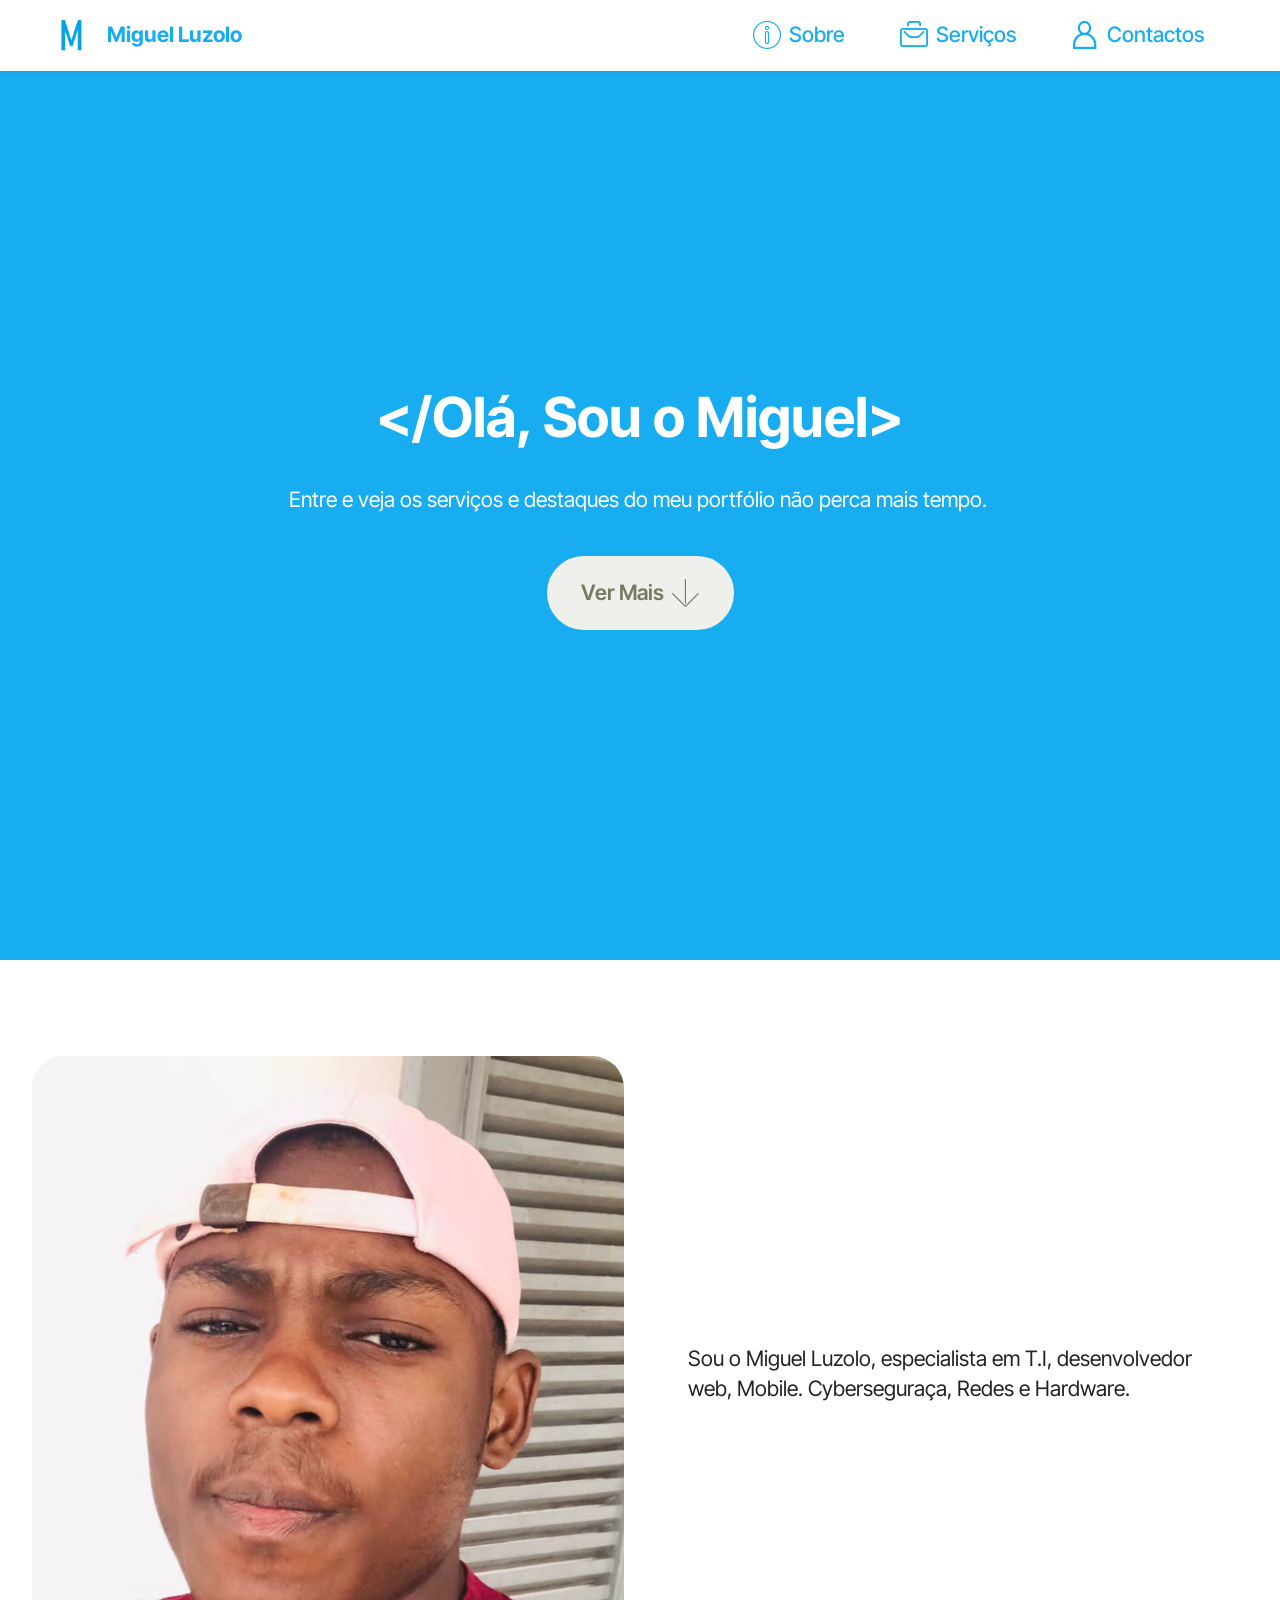
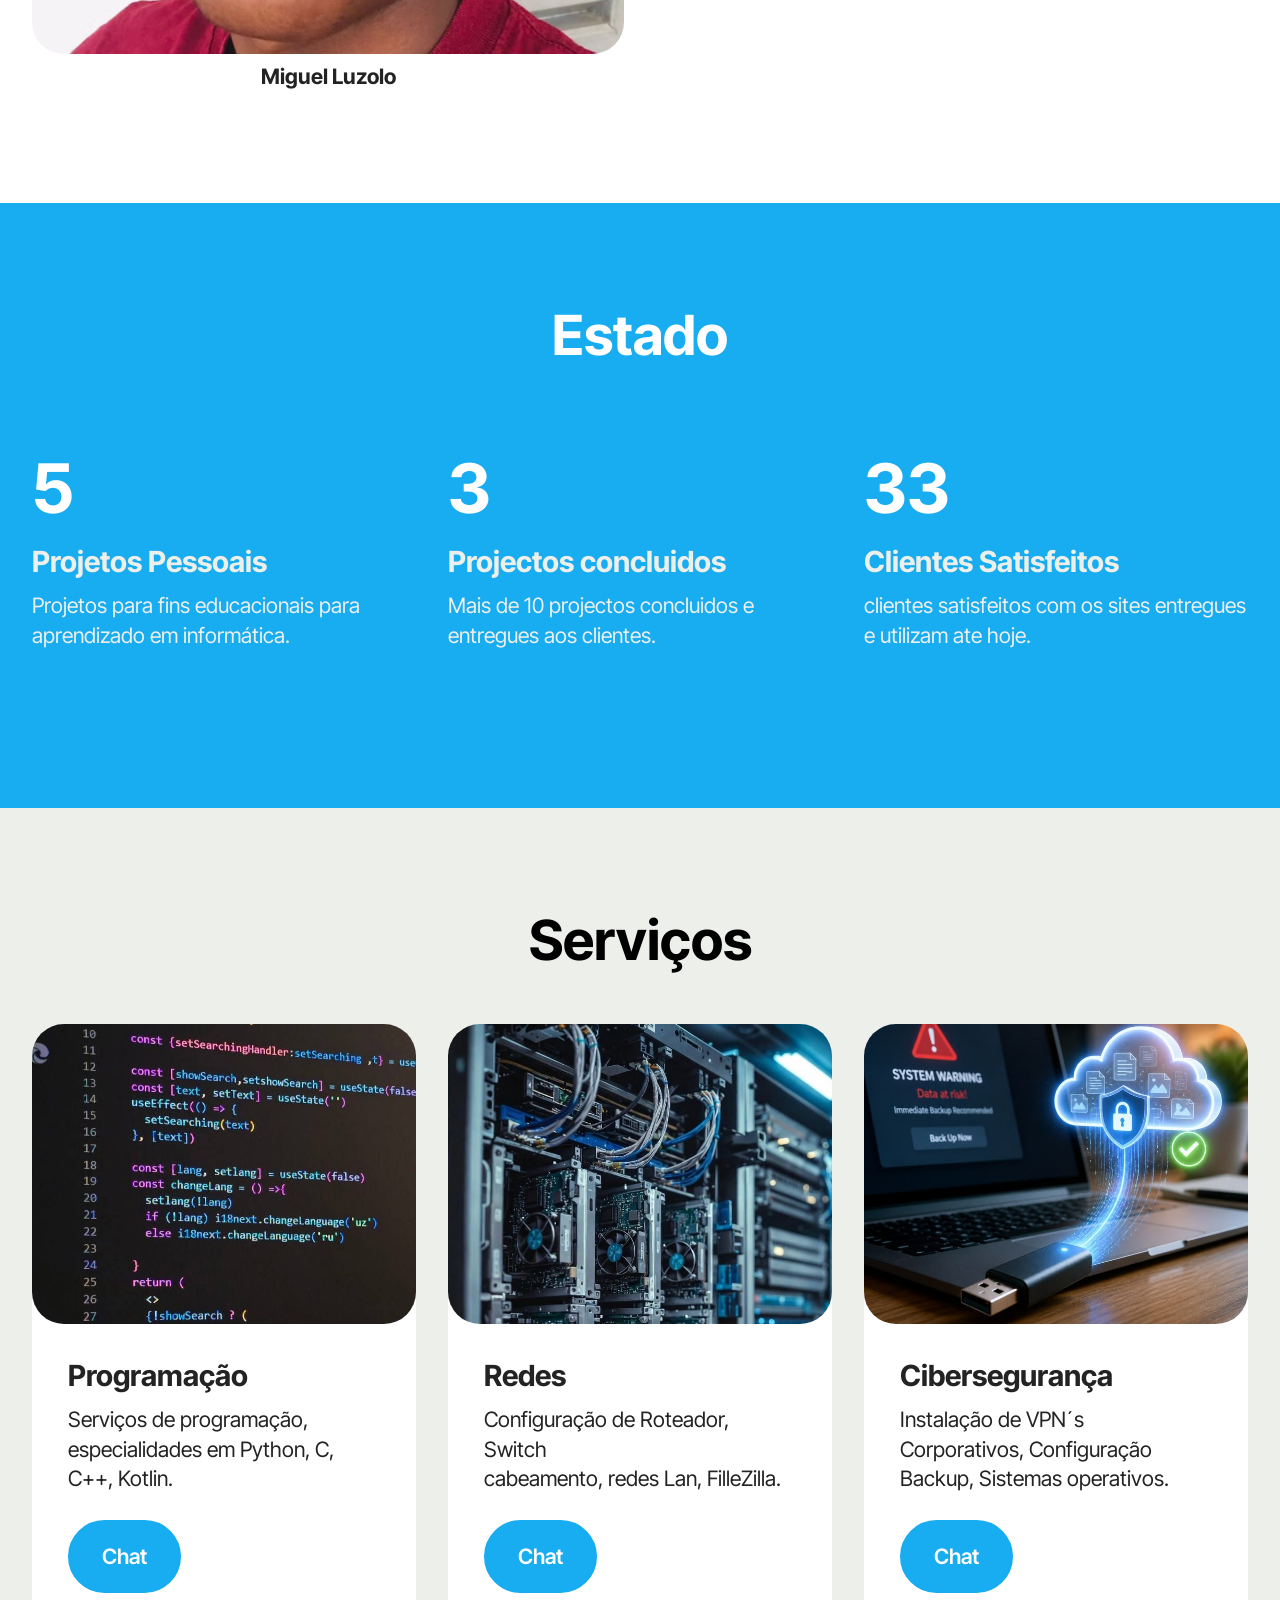
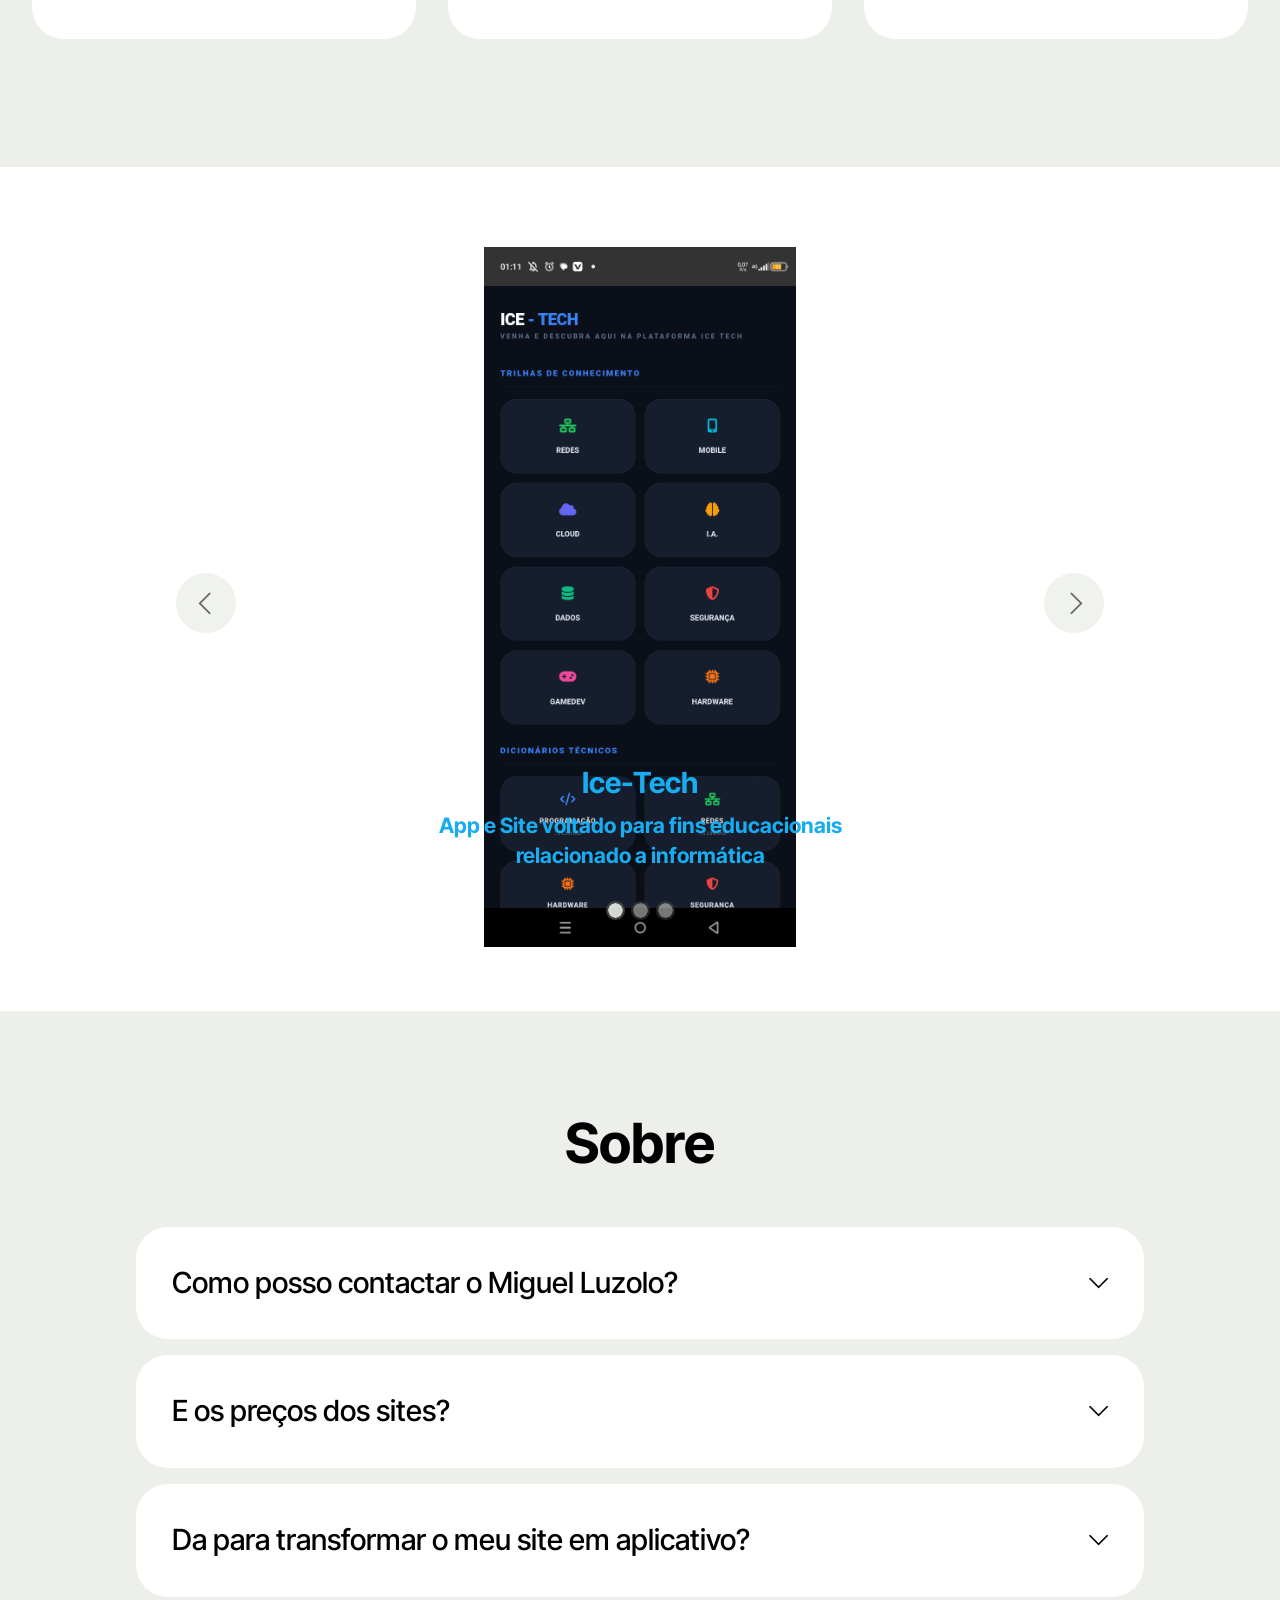
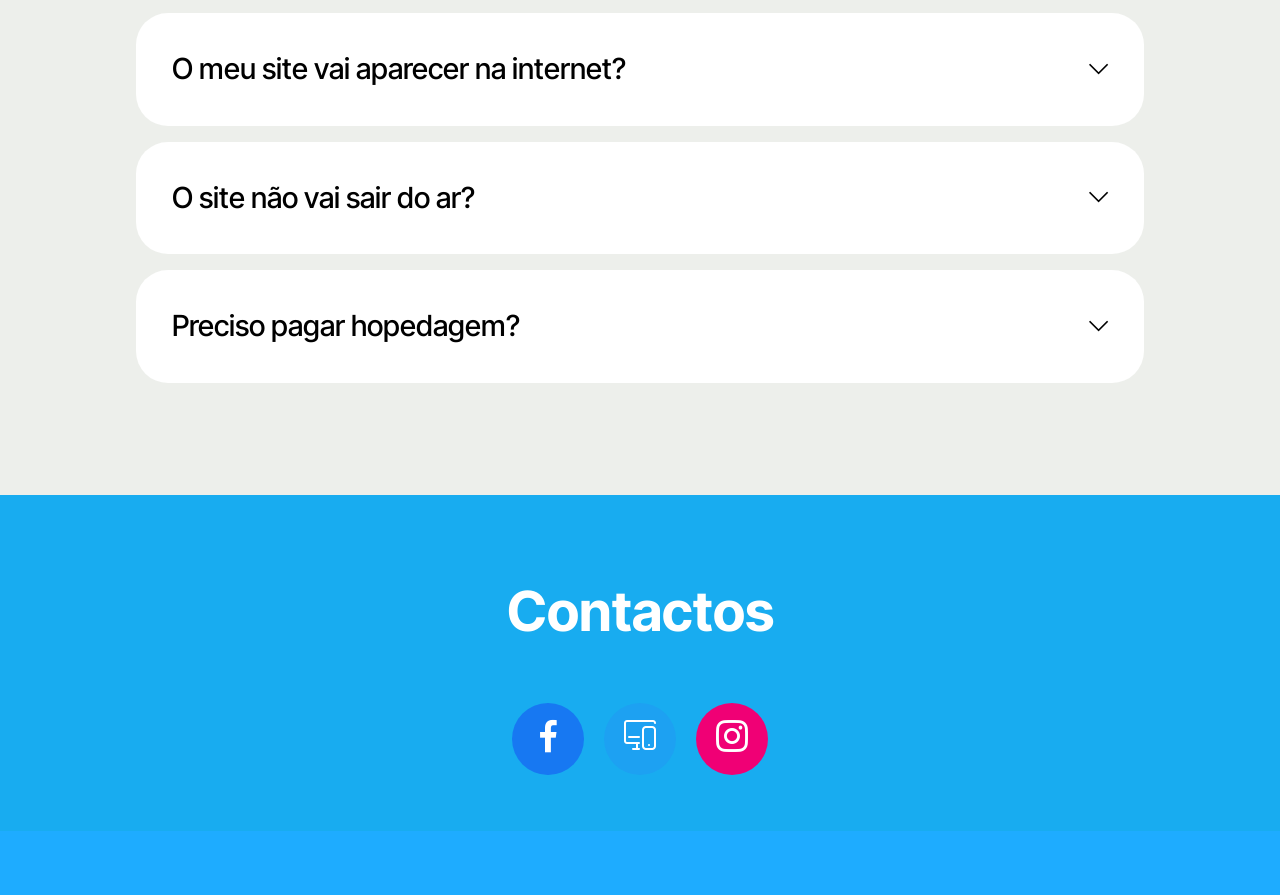
<file: index.html>
<!DOCTYPE html>
<html  >
<head>
 
  <meta charset="UTF-8">
  <meta http-equiv="X-UA-Compatible" content="IE=edge">
  <meta name="generator" content="Mobirise v6.1.12, mobirise.com">
  <meta name="viewport" content="width=device-width, initial-scale=1, minimum-scale=1">
  <link rel="shortcut icon" href="assets/images/logo1.png" type="image/x-icon">
  <meta name="description" content="Portfólio Miguel Luzolo">
  
  
  <title>Miguel Luzolo</title>
  <link rel="stylesheet" href="assets/web/assets/mobirise-icons2/mobirise2.css">
  <link rel="stylesheet" href="assets/web/assets/mobirise-icons/mobirise-icons.css">
  <link rel="stylesheet" href="assets/web/assets/mobirise-icons-bold/mobirise-icons-bold.css">
  <link rel="stylesheet" href="assets/bootstrap/css/bootstrap.min.css">
  <link rel="stylesheet" href="assets/dropdown/css/style.css">
  <link rel="stylesheet" href="assets/socicon/css/styles.css">
  <link rel="stylesheet" href="assets/theme/css/style.css">
  <link rel="preload" href="https://fonts.googleapis.com/css2?family=Inter+Tight:wght@400;700&display=swap&display=swap" as="style" onload="this.onload=null;this.rel='stylesheet'">
  <noscript><link rel="stylesheet" href="https://fonts.googleapis.com/css2?family=Inter+Tight:wght@400;700&display=swap&display=swap"></noscript>
  <link rel="preload" as="style" href="assets/mobirise/css/mbr-additional.css?v=vcqYh8"><link rel="stylesheet" href="assets/mobirise/css/mbr-additional.css?v=vcqYh8" type="text/css">

  
  
  
</head>
<body>
  
  <section data-bs-version="5.1" class="menu menu1 cid-vvtOW7JBRl" once="menu" id="menu1-5">
    

    <nav class="navbar navbar-dropdown navbar-fixed-top navbar-expand-lg">
        <div class="container-fluid">
            <div class="navbar-brand">
                <span class="navbar-logo">
                    <a href="index.html">
                        <img src="assets/images/logo1.png" alt="Mobirise Website Builder" style="height: 3rem;">
                    </a>
                </span>
                <span class="navbar-caption-wrap"><a class="navbar-caption text-primary display-7" href="index.html">Miguel Luzolo<br></a></span>
            </div>
            <button class="navbar-toggler" type="button" data-toggle="collapse" data-bs-toggle="collapse" data-target="#navbarSupportedContent" data-bs-target="#navbarSupportedContent" aria-controls="navbarNavAltMarkup" aria-expanded="false" aria-label="Toggle navigation">
                <div class="hamburger">
                    <span></span>
                    <span></span>
                    <span></span>
                    <span></span>
                </div>
            </button>
            <div class="collapse navbar-collapse" id="navbarSupportedContent">
                <ul class="navbar-nav nav-dropdown nav-right" data-app-modern-menu="true"><li class="nav-item"><a class="nav-link link text-primary display-4" href="index.html#list01-13"><span class="mbri-info mbr-iconfont mbr-iconfont-btn"></span>Sobre</a></li>
                    <li class="nav-item"><a class="nav-link link text-primary display-4" href="index.html#features04-c"><span class="mbrib-briefcase mbr-iconfont mbr-iconfont-btn"></span>
                            Serviços</a></li>
                    <li class="nav-item"><a class="nav-link link text-primary display-4" href="index.html#social04-a"><span class="mobi-mbri mobi-mbri-user mbr-iconfont mbr-iconfont-btn"></span>Contactos</a>
                    </li></ul>
                
                
            </div>
        </div>
    </nav>
</section>

<section data-bs-version="5.1" class="header16 cid-vvtKnSoYw5 mbr-fullscreen" id="header17-3">
  
  
  <div class="container-fluid">
    <div class="row">
      <div class="content-wrap col-12 col-md-12">
        <h4 class="mbr-section-title mbr-fonts-style mbr-white mb-4 display-2"><strong>&lt;/Olá, Sou o Miguel&gt;</strong></h4>
        
        <p class="mbr-fonts-style mbr-text mbr-white mb-4 display-7">Entre e veja os serviços e destaques do meu portfólio não perca mais tempo.&nbsp;</p>
        <div class="mbr-section-btn"><a class="btn btn-white display-7" href="index.html#image1-2">Ver Mais<span class="mbri-down mbr-iconfont mbr-iconfont-btn"></span></a></div>
      </div>
    </div>
  </div>
</section>

<section data-bs-version="5.1" class="image1 cid-vvtDBlALGm" id="image1-2">
    

    
    

    <div class="container">
        <div class="row align-items-center">
            <div class="col-12 col-lg-6">
                <div class="image-wrapper">
                    <img src="assets/images/img-20240820-wa00031-2.jpeg" alt="Mobirise Website Builder">
                    <p class="mbr-description mbr-fonts-style pt-2 align-center display-4"><strong>Miguel Luzolo</strong></p>
                </div>
            </div>
            <div class="col-12 col-lg">
                <div class="text-wrapper">
                    
                    <p class="mbr-text mbr-fonts-style display-7">Sou o Miguel Luzolo, especialista em T.I, desenvolvedor web, Mobile. Cyberseguraça, Redes e Hardware.&nbsp;</p>
                </div>
            </div>
        </div>
    </div>
</section>

<section data-bs-version="5.1" class="counter1 counters cid-vvz4UHO2Xy" id="counter1-12">
	

	
	
	<div class="container-fluid">
		<div class="row justify-content-center">
			<div class="col-12 content-head">
				<div class="card-wrapper mb-5">
					<div class="card-box align-center">
						<h4 class="mbr-section-title mbr-fonts-style mb-0 display-2"><strong>Estado</strong></h4>
						
						
					</div>
				</div>
			</div>
		</div>
		<div class="row content-row mt-4">
			<div class="item features-without-image col-12 col-md-6 col-lg-4 item-mb active">
				<div class="item-wrapper">
					<div class="title mb-3">
						<h3 class="count mbr-fonts-style display-1">+15</h3>
					</div>
					<h4 class="card-title mbr-fonts-style display-5"><strong>Projetos&nbsp;Pessoais</strong></h4>
					<p class="mbr-text card-text mbr-fonts-style mb-0 display-7">Projetos para fins&nbsp;educacionais para&nbsp;<br>aprendizado em informática.<br><br></p>
				</div>
			</div>
			<div class="item features-without-image col-12 col-md-6 col-lg-4 item-mb">
				<div class="item-wrapper">
					<div class="title mb-3">
						<h3 class="count mbr-fonts-style display-1">+10&nbsp;</h3>
					</div>
					<h4 class="card-title mbr-fonts-style display-5">
						<strong>Projectos concluidos</strong></h4>
					<p class="mbr-text card-text mbr-fonts-style mb-0 display-7">
						Mais de 10 projectos concluidos e entregues aos clientes.
					</p>
				</div>
			</div>
			<div class="item features-without-image col-12 col-md-6 col-lg-4 item-mb">
				<div class="item-wrapper">
					<div class="title mb-3">
						<h3 class="count mbr-fonts-style display-1">+100
						</h3>
					</div>
					<h4 class="card-title mbr-fonts-style display-5">
						<strong>Clientes&nbsp;Satisfeitos</strong></h4>
					<p class="mbr-text card-text mbr-fonts-style mb-0 display-7">
						clientes satisfeitos com os sites entregues e utilizam ate hoje.
					</p>
				</div>
			</div>


		</div>
	</div>
</section>

<section data-bs-version="5.1" class="features4 start cid-vvtUYi5dMJ" id="features04-c">
	
	
	<div class="container">
		<div class="row justify-content-center">
			<div class="col-12 content-head">
				<div class="mbr-section-head mb-5">
					<h4 class="mbr-section-title mbr-fonts-style align-center mb-0 display-2"><strong>Serviços</strong></h4>
					
					
				</div>
			</div>
		</div>
		<div class="row">
			<div class="item features-image col-12 col-md-6 col-lg-4 active">
				<div class="item-wrapper">
					<div class="item-img">
						<img src="assets/images/29ea7b408360524da8c7a97e16ec437a.jpeg" alt="Mobirise Website Builder" data-slide-to="0" data-bs-slide-to="0">
					</div>
					<div class="item-content">
						<h5 class="item-title mbr-fonts-style display-5"><strong>Programação</strong></h5>
						<p class="mbr-text mbr-fonts-style display-7">Serviços de programação, especialidades em Python, C,<br>C++, Kotlin.&nbsp;&nbsp;<strong>&nbsp;</strong><br></p>
						<div class="mbr-section-btn item-footer"><a href="chat.html#form03-t" class="btn item-btn btn-primary display-7" target="_blank">Chat</a></div>
					</div>

				</div>
			</div><div class="item features-image col-12 col-md-6 col-lg-4">
				<div class="item-wrapper">
					<div class="item-img">
						<img src="assets/images/c7fdc22fed8719c5c372a488df722fb7.jpeg" alt="Mobirise Website Builder" data-slide-to="1" data-bs-slide-to="1">
					</div>
					<div class="item-content">
						<h5 class="item-title mbr-fonts-style display-5"><strong>Redes</strong></h5>
						<p class="mbr-text mbr-fonts-style display-7">Configuração de Roteador, Switch<br>cabeamento, redes Lan, FilleZilla.</p>
						<div class="mbr-section-btn item-footer"><a href="chat.html#form03-t" class="btn item-btn btn-primary display-7">Chat</a></div>
					</div>
				</div>
			</div>
			<div class="item features-image col-12 col-md-6 col-lg-4">
				<div class="item-wrapper">
					<div class="item-img">
						<img src="assets/images/7e8d303eaf468371574ba31c09c6d447.jpeg" alt="Mobirise Website Builder" data-slide-to="1" data-bs-slide-to="1">
					</div>
					<div class="item-content">
						<h5 class="item-title mbr-fonts-style display-5"><strong>Cibersegurança</strong></h5>
						<p class="mbr-text mbr-fonts-style display-7">Instalação de VPN´s Corporativos, Configuração Backup, Sistemas operativos.</p>
						<div class="mbr-section-btn item-footer"><a href="chat.html#form03-t" class="btn item-btn btn-primary display-7">Chat</a></div>
					</div>
				</div>
			</div>
			
		</div>
	</div>
</section>

<section data-bs-version="5.1" class="slider2 cid-vvw3BR1RxS" id="slider2-y">
    

    
    <div class="container">
        <div class="row justify-content-center">
            <div class="col-12 col-md-10">
                <div class="carousel slide" id="vvALpGUMvK" data-ride="carousel" data-bs-ride="carousel" data-interval="5000" data-bs-interval="5000">
                    <ol class="carousel-indicators">
                        <li data-slide-to="0" data-bs-slide-to="0" class="active" data-target="#vvALpGUMvK" data-bs-target="#vvALpGUMvK"></li>
                        <li data-slide-to="1" data-bs-slide-to="1" data-target="#vvALpGUMvK" data-bs-target="#vvALpGUMvK"></li>
                        <li data-slide-to="2" data-bs-slide-to="2" data-target="#vvALpGUMvK" data-bs-target="#vvALpGUMvK"></li>
                    </ol>
                    <div class="carousel-inner">
                        <div class="carousel-item slider-image item active">
                            <div class="item-wrapper">
                                
                                <img class="d-block w-100" src="assets/images/ice-720x1612.png" alt="Mobirise Website Builder">
                                <div class="carousel-caption d-none d-md-block">
                                    <h5 class="mbr-section-subtitle mbr-fonts-style display-5"><strong>Ice-Tech</strong></h5>
                                    <p class="mbr-section-text mbr-fonts-style display-7"><strong>App e Site voltado para fins educacionais <br>relacionado a informática</strong></p>
                                </div>
                            </div>
                        </div>
                        <div class="carousel-item slider-image item">
                            <div class="item-wrapper">
                                
                                <img class="d-block w-100" src="assets/images/p-736x417.png" alt="Mobirise Website Builder">
                                <div class="carousel-caption d-none d-md-block">
                                    <h5 class="mbr-section-subtitle mbr-fonts-style display-5"><strong>Ice &amp; Progresso</strong></h5>
                                    <p class="mbr-section-text mbr-fonts-style display-7">App e site voltado para fins educacionais<br>para filosófia</p>
                                </div>
                            </div>
                        </div>
                        <div class="carousel-item slider-image item">
                            <div class="item-wrapper">
                                
                                <img class="d-block w-100" src="assets/images/image-8f3e3e24-720x720.jpg" alt="Mobirise Website Builder">
                                <div class="carousel-caption d-none d-md-block">
                                    <h5 class="mbr-section-subtitle mbr-fonts-style display-5"><strong>TECHNICAL</strong></h5>
                                    <p class="mbr-section-text mbr-fonts-style display-7">
                                        BREVEMENTE!</p>
                                </div>
                            </div>
                        </div>
                    </div>
                    <a class="carousel-control carousel-control-prev" role="button" data-slide="prev" data-bs-slide="prev" href="#vvALpGUMvK">
                        <span class="mobi-mbri mobi-mbri-arrow-prev" aria-hidden="true"></span>
                        <span class="sr-only visually-hidden">Previous</span>
                    </a>
                    <a class="carousel-control carousel-control-next" role="button" data-slide="next" data-bs-slide="next" href="#vvALpGUMvK">
                        <span class="mobi-mbri mobi-mbri-arrow-next" aria-hidden="true"></span>
                        <span class="sr-only visually-hidden">Next</span>
                    </a>
                </div>
            </div>
        </div>
    </div>
</section>

<section data-bs-version="5.1" class="list1 cid-vvz4WG0zDB" id="list01-13">	
    
	
	<div class="container">
		<div class="row justify-content-center">
			<div class="col-12 col-md-12 col-lg-10 m-auto">
				<div class="content">
					<div class="row justify-content-center mb-5">
						<div class="col-12 content-head">
							<div class="mbr-section-head">
								<h4 class="mbr-section-title mbr-fonts-style align-center mb-0 display-2"><strong>Sobre</strong></h4>
								
							</div>
						</div>
					</div>
					<div id="bootstrap-accordion_6" class="panel-group accordionStyles accordion" role="tablist" aria-multiselectable="true">
						<div class="card">
							<div class="card-header" role="tab" id="headingOne">
								<a role="button" class="panel-title collapsed" data-toggle="collapse" data-bs-toggle="collapse" data-core="" href="#collapse1_6" aria-expanded="false" aria-controls="collapse1">
									<h6 class="panel-title-edit mbr-semibold mbr-fonts-style mb-0 display-5">Como posso contactar o Miguel Luzolo?</h6>
									<span class="sign mbr-iconfont mobi-mbri-arrow-down"></span>
								</a>
							</div>
							<div id="collapse1_6" class="panel-collapse noScroll collapse" role="tabpanel" aria-labelledby="headingOne" data-parent="#accordion" data-bs-parent="#bootstrap-accordion_6">
								<div class="panel-body">
									<p class="mbr-fonts-style panel-text display-7">Para contactar o Miguel Luzolo é muito simples basta ir a secção de contatos e clicar em um dos ícones e serás redirecionado até ao meu perfil, ou ir a secção de serviços e clicar no botão Chat.</p>
								</div>
							</div>
						</div>
						<div class="card">
							<div class="card-header" role="tab" id="headingOne">
								<a role="button" class="panel-title collapsed" data-toggle="collapse" data-bs-toggle="collapse" data-core="" href="#collapse2_6" aria-expanded="false" aria-controls="collapse2">
									<h6 class="panel-title-edit mbr-semibold mbr-fonts-style mb-0 display-5">E os preços dos sites?
									</h6>
									<span class="sign mbr-iconfont mobi-mbri-arrow-down"></span>
								</a>
							</div>
							<div id="collapse2_6" class="panel-collapse noScroll collapse" role="tabpanel" aria-labelledby="headingOne" data-parent="#accordion" data-bs-parent="#bootstrap-accordion_6">
								<div class="panel-body">
									<p class="mbr-fonts-style panel-text display-7">Para sites simples os preços variam de 50.000kz à 70.000kz<br>Para sites complexos os preços variam de 100.000kz à 250.000kz<br><br>Obs: os preços são mesmos para qualquer área de atuação</p>
								</div>
							</div>
						</div>
						<div class="card">
							<div class="card-header" role="tab" id="headingOne">
								<a role="button" class="panel-title collapsed" data-toggle="collapse" data-bs-toggle="collapse" data-core="" href="#collapse3_6" aria-expanded="false" aria-controls="collapse3">
									<h6 class="panel-title-edit mbr-semibold mbr-fonts-style mb-0 display-5">Da para transformar o meu site em aplicativo?</h6>
									<span class="sign mbr-iconfont mobi-mbri-arrow-down"></span>
								</a>
							</div>
							<div id="collapse3_6" class="panel-collapse noScroll collapse" role="tabpanel" aria-labelledby="headingOne" data-parent="#accordion" data-bs-parent="#bootstrap-accordion_6">
								<div class="panel-body">
									<p class="mbr-fonts-style panel-text display-7">Sim da para transformar o seu site em aplicativo. <br>Para você que quer elevar o seu negócio para um o outro nível transformando o seu site em um aplicativo para que as pessoas possam fazer Download e acessar os serviços de forma direta sem pesquisar mas num navegador, aí aplicam algumas taxas adicionais.&nbsp;</p>
								</div>
							</div>
						</div>
						<div class="card">
							<div class="card-header" role="tab" id="headingOne">
								<a role="button" class="panel-title collapsed" data-toggle="collapse" data-bs-toggle="collapse" data-core="" href="#collapse4_6" aria-expanded="false" aria-controls="collapse4">
									<h6 class="panel-title-edit mbr-semibold mbr-fonts-style mb-0 display-5">O meu site vai aparecer na internet?
									</h6>
									<span class="sign mbr-iconfont mobi-mbri-arrow-down"></span>
								</a>
							</div>
							<div id="collapse4_6" class="panel-collapse noScroll collapse" role="tabpanel" aria-labelledby="headingOne" data-parent="#accordion" data-bs-parent="#bootstrap-accordion_6">
								<div class="panel-body">
									<p class="mbr-fonts-style panel-text display-7">Sim o seu site vai aparecer na internet e as pessoas vão poder pesquisar e navegar nela!</p>
								</div>
							</div>
						</div>
						<div class="card">
							<div class="card-header" role="tab" id="headingOne">
								<a role="button" class="panel-title collapsed" data-toggle="collapse" data-bs-toggle="collapse" data-core="" href="#collapse5_6" aria-expanded="false" aria-controls="collapse5">
									<h6 class="panel-title-edit mbr-semibold mbr-fonts-style mb-0 display-5">O site não vai sair do ar?
									</h6>
									<span class="sign mbr-iconfont mobi-mbri-arrow-down"></span>
								</a>
							</div>
							<div id="collapse5_6" class="panel-collapse noScroll collapse" role="tabpanel" aria-labelledby="headingOne" data-parent="#accordion" data-bs-parent="#bootstrap-accordion_6">
								<div class="panel-body">
									<p class="mbr-fonts-style panel-text display-7">O site não vai sair do ar em condições normais a não ser que queiras tirar do ar!</p>
								</div>
							</div>
						</div>
						<div class="card">
							<div class="card-header" role="tab" id="headingOne">
								<a role="button" class="panel-title collapsed" data-toggle="collapse" data-bs-toggle="collapse" data-core="" href="#collapse6_6" aria-expanded="false" aria-controls="collapse6">
									<h6 class="panel-title-edit mbr-semibold mbr-fonts-style mb-0 display-5">Preciso pagar hopedagem?
									</h6>
									<span class="sign mbr-iconfont mobi-mbri-arrow-down"></span>
								</a>
							</div>
							<div id="collapse6_6" class="panel-collapse noScroll collapse" role="tabpanel" aria-labelledby="headingOne" data-parent="#accordion" data-bs-parent="#bootstrap-accordion_6">
								<div class="panel-body">
									<p class="mbr-fonts-style panel-text display-7">Isso depende do cliente que consultar o serviço para quem quiser uma hospedagem gratuita pode ter este privilégio mas terá um domínio com o nome do serviço de hospedagem! já quem quiser pagar um serviço de hospedagem poderá ter domínios personalizados como o .com etc.</p>
								</div>
							</div>
						</div>
					</div>
				</div>
			</div>
		</div>
	</div>
</section>

<section data-bs-version="5.1" class="social4 cid-vvtRFVHna5" id="social04-a">
    
    
    

    <div class="container">
        <div class="media-container-row">
            <div class="col-12">
                <h1 class="mbr-section-title align-center mb-5 mbr-fonts-style display-2"><strong>Contactos</strong></h1>
                <div class="social-list align-center">
                    <a class="iconfont-wrapper bg-facebook m-2 " target="_blank" href="https://www.facebook.com/miguel.luzolo.oficial">
                        <span class="socicon-facebook socicon"></span>
                    </a>
                    <a class="iconfont-wrapper bg-twitter m-2" href="chat.html" target="_blank">
                        <span class="mbrib-responsive"></span>
                    </a>
                    <a class="iconfont-wrapper bg-instagram m-2" href="https://www.instagram.com/miguel_luzolo_oficial.08?stkn=MXR3NjBhNTA0YXU2aQ==" target="_blank">
                        <span class="socicon-instagram socicon"></span>
                    </a>
                    
                    
                    
                    
                    
                    
                    
                    
                </div>
            </div>
        </div>
    </div>
</section><section class="display-7" style="padding: 0;align-items: center;justify-content: center;flex-wrap: wrap;   background-color:rgb(30, 172, 255);  align-content: center;display: flex;position: relative;height: 4rem;"><a href="https://mobiri.se/5132994" style="flex: 1 1;height: 4rem;position: absolute;width: 100%;z-index: 1;"><img alt=" Free Web  Builder Software" style="height: 4rem;" src="[data-uri]"></a><p style="margin: 0;text-align: center;" class="display-7"> &#8204;</p><a style="z-index:1" href="https://mobirise.com/website-maker.html"></a></section><script src="assets/bootstrap/js/bootstrap.bundle.min.js"></script>  <script src="assets/smoothscroll/smooth-scroll.js"></script>  <script src="assets/ytplayer/index.js"></script>  <script src="assets/dropdown/js/navbar-dropdown.js"></script>  <script src="assets/viewportchecker/viewportchecker.js"></script>  <script src="assets/mbr-switch-arrow/mbr-switch-arrow.js"></script>  <script src="assets/theme/js/script.js"></script>  
  
  
</body>
</html>
</file>
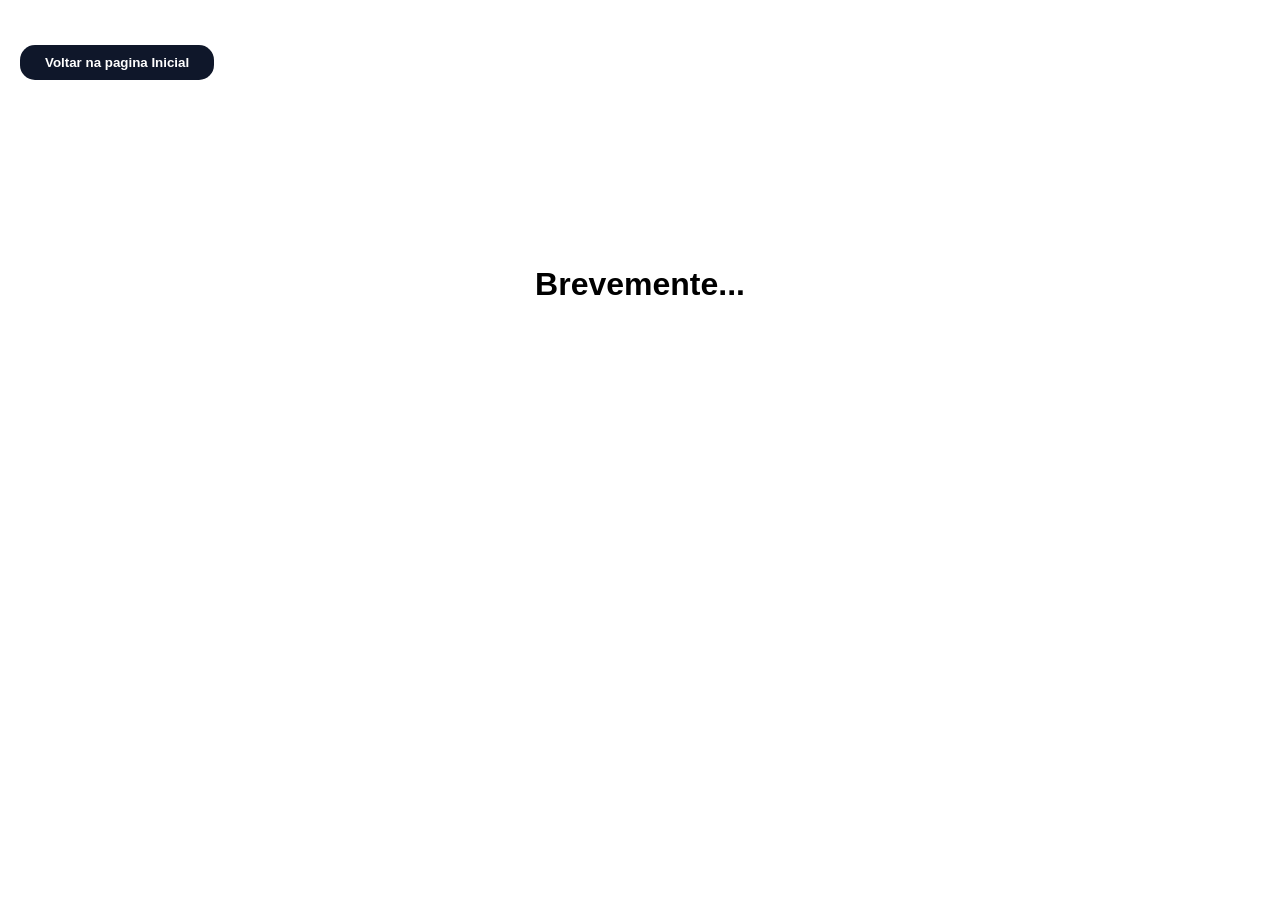
<file: brevemente.html>
<!DOCTYPE html>
<html lang="pt">
<head>
  <meta charset="UTF-8">
  <meta name="viewport" content="width=device-width, initial-scale=1.0">
  <title>Cyber08Man - Programador Oficial</title>
  <meta name="description" content="Cyber08Man - Programador, criador de soluções digitais e projetos inovadores em TI, eletrónica e educação.">
  <meta name="keywords" content="Cyber08Man, Programador, TI, Eletrónica, Educação Digital, Projetos, Código, Tecnologia">
  <style>
 

 :root {
  --primary: #4f46e5;
  --secondary: #6366f1;
  --dark: #0f172a;
  --light: #f1f5f9;
  --text: #1e293b;
}




 *{margin:0;
	padding:0;
	box-sizing:border-box;
	font-family:"Poppins", sans-serif;}
    
	
	body{background:#fff;
	color:#fff;
	line-height:1.6;}
    
	
	header{background:#0EA5E9; padding:1rem;text-align:center;}
    
	
	section{max-width:900px;margin:2rem auto;padding:1.5rem;}
    
	#button1{
	
	margin-top:45px; 
	color:#fff;
	font-weight:bold;
	margin-left:20px; 
	padding:10px 25px;
	border:none; 
	border-radius:15px; 
	background:var(--dark);
	
	
	}
	
	
    #button1:active{
	color:#0EA5E9;
	background:white;
	box-shadow:0px 0px 5px #0EA5E9;
	}
	
  
	
	
  </style>
</head>
<body>
  
  
  <div>
  
  <a href="index.html" ><button id="button1">Voltar na pagina Inicial</button></a>
  </div>

<div>

<br><br><br><br><br><br><br>

<h1 style="color:black; text-align:center;">Brevemente...</h1>

</div>


</body>
</html>
</file>
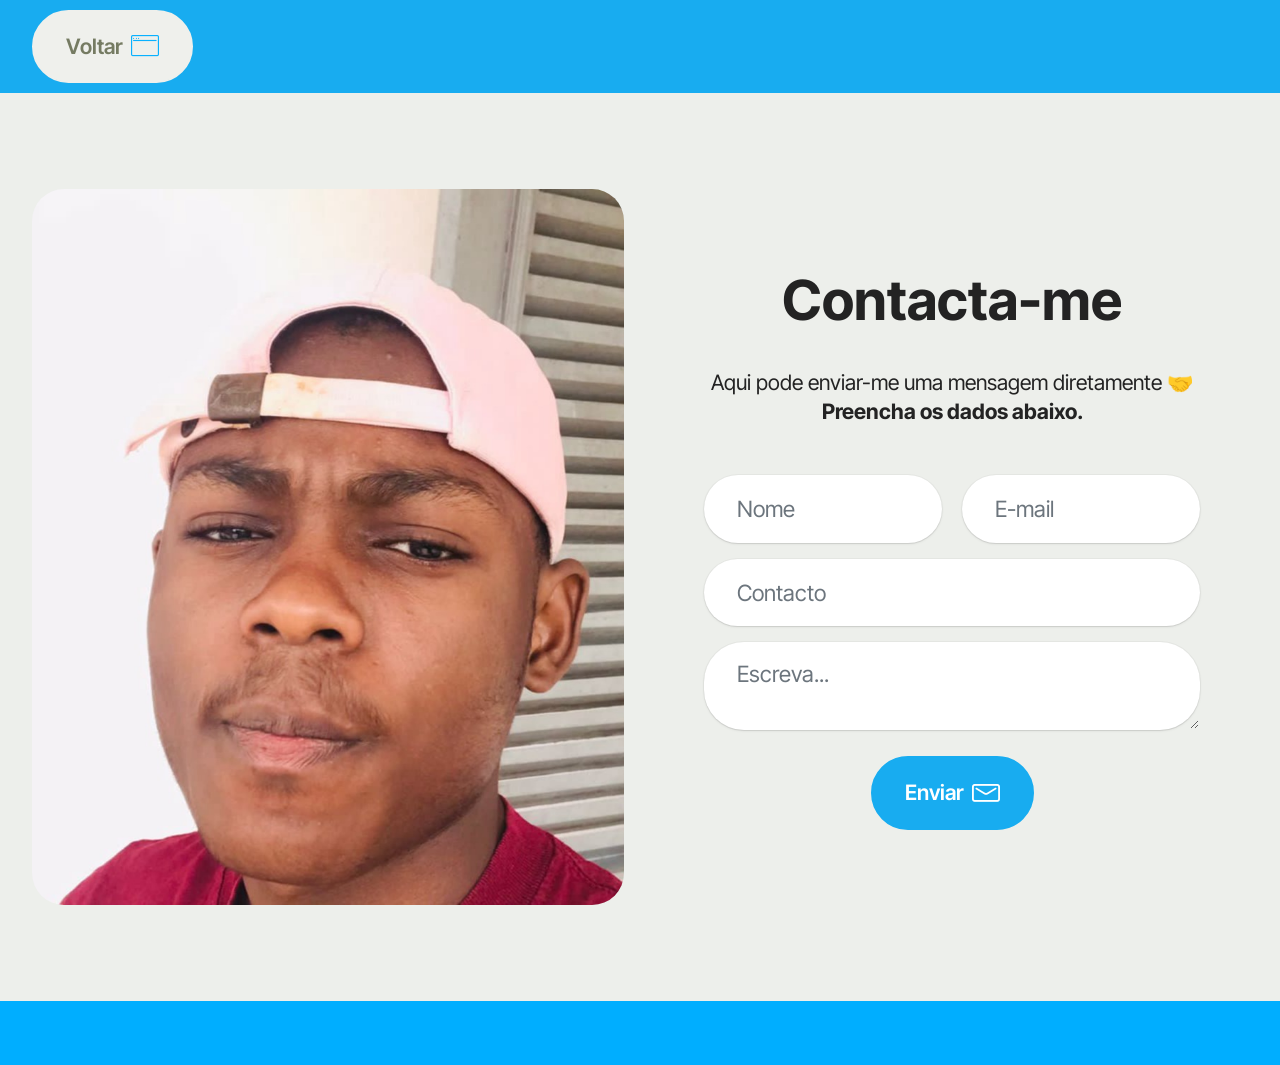
<file: chat.html>
<!DOCTYPE html>
<html  >
<head>

  <meta charset="UTF-8">
  <meta http-equiv="X-UA-Compatible" content="IE=edge">
  <meta name="generator" content="Mobirise v6.1.12, mobirise.com">
  <meta name="twitter:card" content="summary_large_image"/>
  <meta name="twitter:image:src" content="assets/images/chat-meta.png">
  <meta property="og:image" content="assets/images/chat-meta.png">
  <meta name="twitter:title" content="chat">
  <meta name="viewport" content="width=device-width, initial-scale=1, minimum-scale=1">
  <link rel="shortcut icon" href="assets/images/logo1.png" type="image/x-icon">
  <meta name="description" content="">
  
  
  <title>chat</title>
  <link rel="stylesheet" href="assets/web/assets/mobirise-icons/mobirise-icons.css">
  <link rel="stylesheet" href="assets/web/assets/mobirise-icons-bold/mobirise-icons-bold.css">
  <link rel="stylesheet" href="assets/bootstrap/css/bootstrap.min.css">
  <link rel="stylesheet" href="assets/theme/css/style.css">
  <link rel="preload" href="https://fonts.googleapis.com/css2?family=Inter+Tight:wght@400;700&display=swap&display=swap" as="style" onload="this.onload=null;this.rel='stylesheet'">
  <noscript><link rel="stylesheet" href="https://fonts.googleapis.com/css2?family=Inter+Tight:wght@400;700&display=swap&display=swap"></noscript>
  <link rel="preload" as="style" href="assets/mobirise/css/mbr-additional.css?v=fkts6D"><link rel="stylesheet" href="assets/mobirise/css/mbr-additional.css?v=fkts6D" type="text/css">

  
  
  
</head>
<body>
  
  <section data-bs-version="5.1" class="content12 cid-vvvNCbPppb" id="content12-v">
    
    <div class="container-fluid">
        <div class="row justify-content-center">
            <div class="col-md-12 col-lg-12">
                <div class="mbr-section-btn align-center"><a class="btn btn-white display-7" href="index.html#header17-3"><span class="mbri-browse mbr-iconfont mbr-iconfont-btn" style="color: rgb(9, 177, 255);"></span>Voltar</a></div>
            </div>
        </div>
    </div>
</section>

<section data-bs-version="5.1" class="form03 cid-vvvFq0Zm6O" id="form03-t">
    

    

    <div class="container">
        <div class="row justify-content-center align-items-center main-row">
            <div class="col-12 col-lg item-wrapper">
                <div class="mbr-section-head mb-5">
                    <h3 class="mbr-section-title mbr-fonts-style align-center mb-0 display-2"><strong>Contacta-me</strong></h3>
                    <h4 class="mbr-section-subtitle mbr-fonts-style align-center mb-0 mt-4 display-7">Aqui pode enviar-me uma mensagem diretamente 🤝<br><strong>Preencha os dados abaixo.</strong></h4>
                </div>
                <div class="col-lg-12 mx-auto mbr-form" data-form-type="formoid">
                    <form action="https://mobirise.eu/" method="POST" class="mbr-form form-with-styler" data-form-title="Form Name"><input type="hidden" name="email" data-form-email="true" value="HrqumCmCSqXW7V9Yv/v7SijLK4auK0zauj+TYZvbaD26pS2lCtjRPKMYXDTrrKAR711q50wBlUwAcgtwkSxV1uQeeKNBe/VkOedOATe2xYOQU2ycBlv8ZppGZaSOeQeI">
                        <div class="row">
                            <div hidden="hidden" data-form-alert="" class="alert alert-success col-12">A sua mensagem foi enviada com sucesso!!!</div>
                            <div hidden="hidden" data-form-alert-danger="" class="alert alert-danger col-12">
                                Oops...! some problem!
                            </div>
                        </div>
                        <div class="dragArea row">
                            <div class="col-md col-sm-12 form-group mb-3 mb-3" data-for="name">
                                <input type="text" name="name" placeholder="Nome" data-form-field="name" class="form-control" value="" id="name-form03-t">
                            </div>
                            <div class="col-md col-sm-12 form-group mb-3 mb-3" data-for="email">
                                <input type="email" name="email" placeholder="E-mail" data-form-field="email" class="form-control" value="" id="email-form03-t">
                            </div>
                            <div class="col-12 form-group mb-3 mb-3" data-for="phone">
                                <input type="tel" name="phone" placeholder="Contacto" data-form-field="phone" class="form-control" value="" id="phone-form03-t">
                            </div>
                            <div class="col-12 form-group mb-3 mb-3" data-for="textarea">
                                <textarea name="textarea" placeholder="Escreva..." data-form-field="textarea" class="form-control" id="textarea-form03-t"></textarea>
                            </div>
                            <div class="col-auto align-center mbr-section-btn"><button type="submit" class="w-100 btn btn-primary display-7"><span class="mbrib-letter mbr-iconfont mbr-iconfont-btn"></span>Enviar</button></div>
                        </div>
                    </form>
                </div>


            </div>
            <div class="col-12 col-lg-6">
                <div class="image-wrapper">
                    <img class="w-100" src="assets/images/img-20240820-wa00031-1-1202x1600.jpeg" alt="Mobirise Website Builder">
                </div>
            </div>

        </div>
    </div>
</section><section class="display-7" style="background-color: rgb(0, 174, 255); padding: 0;align-items: center;justify-content: center;flex-wrap: wrap;    align-content: center;display: flex;position: relative;height: 4rem;"><a href="https://mobiri.se/5132994" style="flex: 1 1;height: 4rem;position: absolute;width: 100%;z-index: 1;"><img alt="Mobirise.com" style="height: 4rem;" src="[data-uri]"></a><p style="margin: 0;text-align: center;" class="display-7"> &#8204;</p><a style="z-index:1" href="https://mobirise.com/website-design-software.html"></a></section><script src="assets/bootstrap/js/bootstrap.bundle.min.js"></script>  <script src="assets/smoothscroll/smooth-scroll.js"></script>  <script src="assets/ytplayer/index.js"></script>  <script src="assets/theme/js/script.js"></script>  <script src="assets/formoid/formoid.min.js"></script>  
  
  
</body>
</html>
</file>
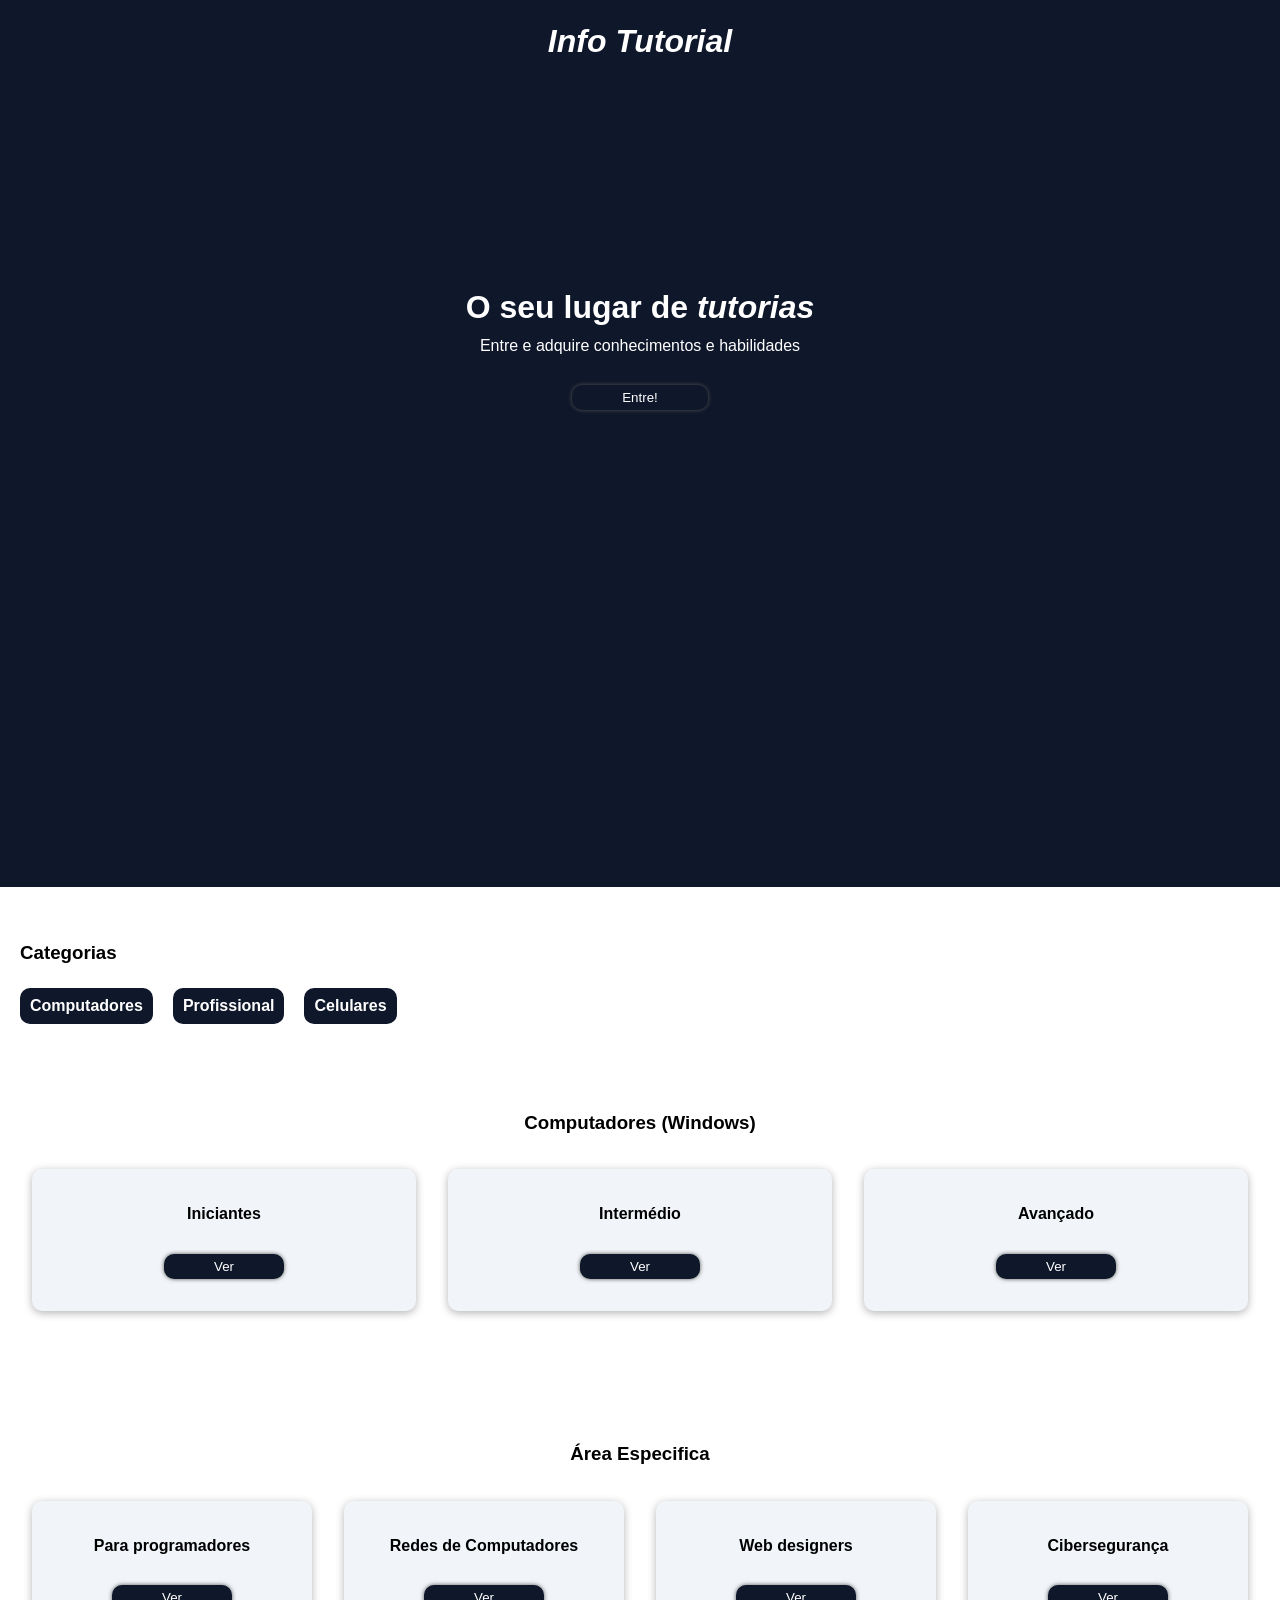
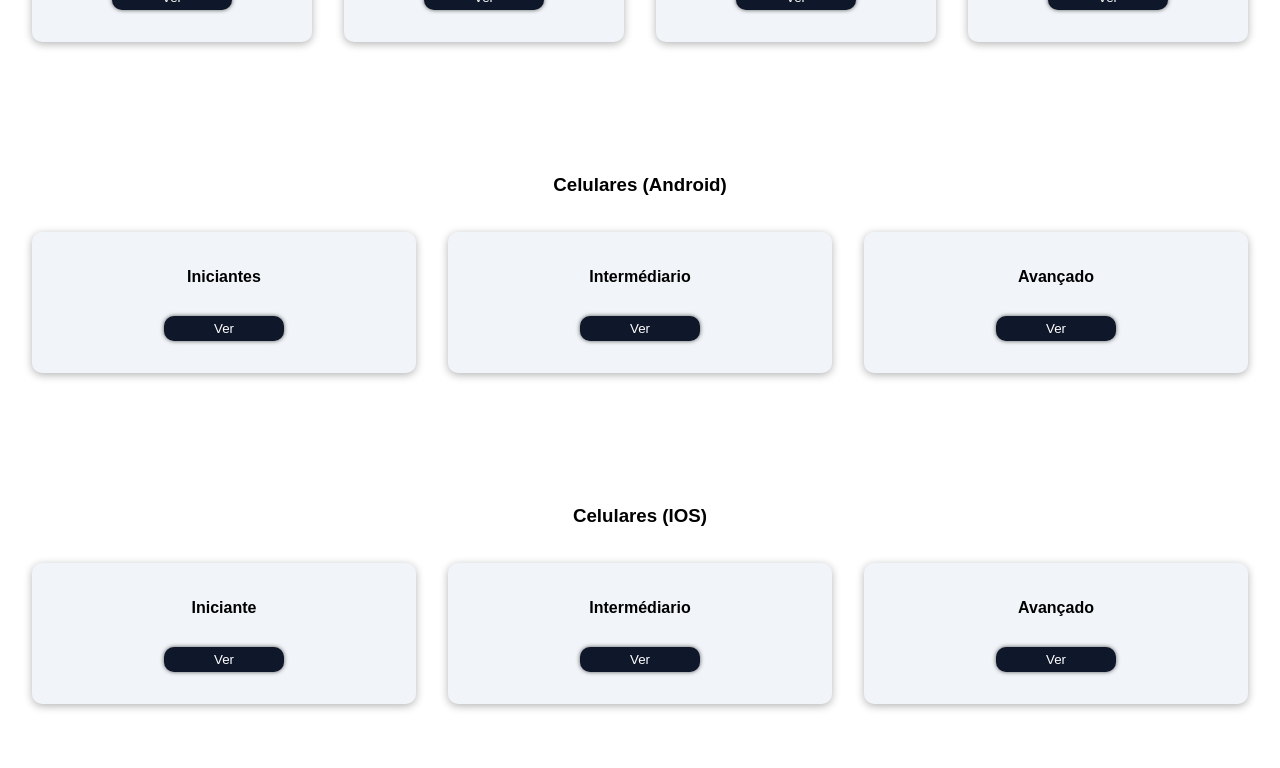
<file: InfoTutorial.html>
<!DOCTYPE html>
<html lang="pt">
<head>
  <meta charset="UTF-8">
  <meta name="viewport" content="width=device-width, initial-scale=1.0">
  <title>Info Tutorias</title>
  
  <style>
 

 :root {
  --primary: #4f46e5;
  --secondary: #6366f1;
  --dark: #0f172a;
  --light: #f1f5f9;
  --text: #1e293b;
}



button{

color:white;
background:var(--dark);
box-shadow:0px 0px 4px #555;
border:none;
border-radius:10px;
padding:5px 50px;

}

 *{margin:0;
	padding:0;
	box-sizing:border-box;
	font-family:"Poppins", sans-serif;}
    
	
	body{
	background:#fff;
	
	line-height:1.6;
	}
    
	
	header{
	background:var(--dark);
	color:White;
	font-weight:bold;
	padding:1rem;
	text-align:center;
	position:fixed;
	width:100%;
	}
    
	
	section{
	max-width:900px;
	margin:2rem auto;
	padding:1.5rem;
	}
    





.projects {
  background: white;
  padding: 4rem 2rem;
  text-align: center;
}

.project-grid {
  display: grid;
  grid-template-columns: repeat(auto-fit, minmax(250px, 1fr));
  gap: 2rem;
  margin-top: 2rem;
}

.project-card {
  font-weight:bold;
  background: var(--light);
  border-radius: 10px;
  padding: 2rem;
  box-shadow: 0 2px 8px rgba(0,0,0,0.3);
 }
 
 #pagina1{
 
 color:white;
 height:90vh;
 text-align:center;
 background:var(--dark);
 }
  
  
 #barra{
 
margin:10px;
 display:flex;
 
 }



#barra1{
padding:5px 10px;
background:var(--dark);
margin:10px;
border-radius:10px;
color:white;
font-weight:bold;
}
	
	
  </style>
</head>
<body>
  
  <header>
  
 <h1> <i>Info Tutorial</i></h1>
  
  </header>
<br><br><br>


<div id="pagina1">
<br><br><br><br><br><br><br><br>


<h1>O seu lugar de <i>tutorias</i></h1>
<p>Entre e adquire conhecimentos e habilidades</p>
<br>
<button>Entre!</button>


</div>

<br><br>
<h3 style="margin-left:20px;">Categorias</h3>
<div id="barra">

<div id="barra1"><p>Computadores</p></div>
<div id="barra1"><p>Profissional</p></div>
<div id="barra1"><p>Celulares</p></div>


</div>



<div class="projects">
<h3>Computadores (Windows)</h3>

<div class="project-grid">





<div  class="project-card">
<p>Iniciantes</p>
<br>
<button>Ver</button>
</div>


<div  class="project-card">
<p>Intermédio</p>

<br><button>Ver</button>
</div>




<div  class="project-card">
<p>Avançado</p>
<br>
<button>Ver</button>
</div>





</div>





</div>


<div class="projects">
<h3>Área Especifica</h3>

<div class="project-grid">





<div  class="project-card">
<p>Para programadores</p>
<br>
<button>Ver</button>
</div>


<div  class="project-card">
<p>Redes de Computadores</p>

<br><button>Ver</button>
</div>




<div  class="project-card">
<p>Web designers</p>
<br>
<button>Ver</button>
</div>



<div  class="project-card">
<p>Cibersegurança</p>
<br>
<button>Ver</button>
</div>



</div>





</div>





<!-- Celulares ---!>



<div class="projects">
<h3>Celulares (Android)</h3>
<div class="project-grid">



<div class="project-card">
<p>Iniciantes</p>
<br>
<button>Ver</button>

</div>


<div class="project-card">
<p>Intermédiario</p>
<br>
<button>Ver</button>

</div>


<div class="project-card">
<p>Avançado</p>
<br>
<button>Ver</button>

</div>




</div>


</div>




</div>



<div class="projects">
<h3>Celulares (IOS)</h3>
<div class="project-grid">



<div class="project-card">
<p>Iniciante</p>
<br>
<button>Ver</button>

</div>


<div class="project-card">
<p>Intermédiario</p>
<br>
<button>Ver</button>

</div>


<div class="project-card">
<p>Avançado</p>
<br>
<button>Ver</button>

</div>







</div>




</div>









</body>
</html>
</file>
<file: assets/web/assets/mobirise-icons2/mobirise2.css>
@font-face {
  font-family: 'Moririse2';
  font-display: swap;
  src:  url('mobirise2.eot?f2bix4');
  src:  url('mobirise2.eot?f2bix4#iefix') format('embedded-opentype'),
    url('mobirise2.woff2?f2bix4') format('woff2'),
    url('mobirise2.woff?f2bix4') format('woff'),
    url('mobirise2.ttf?f2bix4') format('truetype'),
    url('mobirise2.svg?f2bix4#mobirise2') format('svg');
  font-weight: normal;
  font-style: normal;
}

[class^="mobi-"], [class*=" mobi-"] {
  /* use !important to prevent issues with browser extensions that change fonts */
  font-family: 'Moririse2' !important;
  speak: none;
  font-style: normal;
  font-weight: normal;
  font-variant: normal;
  text-transform: none;
  line-height: 1;

  /* Better Font Rendering =========== */
  -webkit-font-smoothing: antialiased;
  -moz-osx-font-smoothing: grayscale;
}

.mobi-mbri-add-submenu:before {
  content: "\e900";
}
.mobi-mbri-alert:before {
  content: "\e901";
}
.mobi-mbri-align-center:before {
  content: "\e902";
}
.mobi-mbri-align-justify:before {
  content: "\e903";
}
.mobi-mbri-align-left:before {
  content: "\e904";
}
.mobi-mbri-align-right:before {
  content: "\e905";
}
.mobi-mbri-android:before {
  content: "\e906";
}
.mobi-mbri-apple:before {
  content: "\e907";
}
.mobi-mbri-arrow-down:before {
  content: "\e908";
}
.mobi-mbri-arrow-next:before {
  content: "\e909";
}
.mobi-mbri-arrow-prev:before {
  content: "\e90a";
}
.mobi-mbri-arrow-up:before {
  content: "\e90b";
}
.mobi-mbri-bold:before {
  content: "\e90c";
}
.mobi-mbri-bookmark:before {
  content: "\e90d";
}
.mobi-mbri-bootstrap:before {
  content: "\e90e";
}
.mobi-mbri-briefcase:before {
  content: "\e90f";
}
.mobi-mbri-browse:before {
  content: "\e910";
}
.mobi-mbri-bulleted-list:before {
  content: "\e911";
}
.mobi-mbri-calendar:before {
  content: "\e912";
}
.mobi-mbri-camera:before {
  content: "\e913";
}
.mobi-mbri-cart-add:before {
  content: "\e914";
}
.mobi-mbri-cart-full:before {
  content: "\e915";
}
.mobi-mbri-cash:before {
  content: "\e916";
}
.mobi-mbri-change-style:before {
  content: "\e917";
}
.mobi-mbri-chat:before {
  content: "\e918";
}
.mobi-mbri-clock:before {
  content: "\e919";
}
.mobi-mbri-close:before {
  content: "\e91a";
}
.mobi-mbri-cloud:before {
  content: "\e91b";
}
.mobi-mbri-code:before {
  content: "\e91c";
}
.mobi-mbri-contact-form:before {
  content: "\e91d";
}
.mobi-mbri-credit-card:before {
  content: "\e91e";
}
.mobi-mbri-cursor-click:before {
  content: "\e91f";
}
.mobi-mbri-cust-feedback:before {
  content: "\e920";
}
.mobi-mbri-database:before {
  content: "\e921";
}
.mobi-mbri-delivery:before {
  content: "\e922";
}
.mobi-mbri-desktop:before {
  content: "\e923";
}
.mobi-mbri-devices:before {
  content: "\e924";
}
.mobi-mbri-down:before {
  content: "\e925";
}
.mobi-mbri-download-2:before {
  content: "\e926";
}
.mobi-mbri-download:before {
  content: "\e927";
}
.mobi-mbri-drag-n-drop-2:before {
  content: "\e928";
}
.mobi-mbri-drag-n-drop:before {
  content: "\e929";
}
.mobi-mbri-edit-2:before {
  content: "\e92a";
}
.mobi-mbri-edit:before {
  content: "\e92b";
}
.mobi-mbri-error:before {
  content: "\e92c";
}
.mobi-mbri-extension:before {
  content: "\e92d";
}
.mobi-mbri-features:before {
  content: "\e92e";
}
.mobi-mbri-file:before {
  content: "\e92f";
}
.mobi-mbri-flag:before {
  content: "\e930";
}
.mobi-mbri-folder:before {
  content: "\e931";
}
.mobi-mbri-gift:before {
  content: "\e932";
}
.mobi-mbri-github:before {
  content: "\e933";
}
.mobi-mbri-globe-2:before {
  content: "\e934";
}
.mobi-mbri-globe:before {
  content: "\e935";
}
.mobi-mbri-growing-chart:before {
  content: "\e936";
}
.mobi-mbri-hearth:before {
  content: "\e937";
}
.mobi-mbri-help:before {
  content: "\e938";
}
.mobi-mbri-home:before {
  content: "\e939";
}
.mobi-mbri-hot-cup:before {
  content: "\e93a";
}
.mobi-mbri-idea:before {
  content: "\e93b";
}
.mobi-mbri-image-gallery:before {
  content: "\e93c";
}
.mobi-mbri-image-slider:before {
  content: "\e93d";
}
.mobi-mbri-info:before {
  content: "\e93e";
}
.mobi-mbri-italic:before {
  content: "\e93f";
}
.mobi-mbri-key:before {
  content: "\e940";
}
.mobi-mbri-laptop:before {
  content: "\e941";
}
.mobi-mbri-layers:before {
  content: "\e942";
}
.mobi-mbri-left-right:before {
  content: "\e943";
}
.mobi-mbri-left:before {
  content: "\e944";
}
.mobi-mbri-letter:before {
  content: "\e945";
}
.mobi-mbri-like:before {
  content: "\e946";
}
.mobi-mbri-link:before {
  content: "\e947";
}
.mobi-mbri-lock:before {
  content: "\e948";
}
.mobi-mbri-login:before {
  content: "\e949";
}
.mobi-mbri-logout:before {
  content: "\e94a";
}
.mobi-mbri-magic-stick:before {
  content: "\e94b";
}
.mobi-mbri-map-pin:before {
  content: "\e94c";
}
.mobi-mbri-menu:before {
  content: "\e94d";
}
.mobi-mbri-mobile-2:before {
  content: "\e94e";
}
.mobi-mbri-mobile-horizontal:before {
  content: "\e94f";
}
.mobi-mbri-mobile:before {
  content: "\e950";
}
.mobi-mbri-mobirise:before {
  content: "\e951";
}
.mobi-mbri-more-horizontal:before {
  content: "\e952";
}
.mobi-mbri-more-vertical:before {
  content: "\e953";
}
.mobi-mbri-music:before {
  content: "\e954";
}
.mobi-mbri-new-file:before {
  content: "\e955";
}
.mobi-mbri-numbered-list:before {
  content: "\e956";
}
.mobi-mbri-opened-folder:before {
  content: "\e957";
}
.mobi-mbri-pages:before {
  content: "\e958";
}
.mobi-mbri-paper-plane:before {
  content: "\e959";
}
.mobi-mbri-paperclip:before {
  content: "\e95a";
}
.mobi-mbri-phone:before {
  content: "\e95b";
}
.mobi-mbri-photo:before {
  content: "\e95c";
}
.mobi-mbri-photos:before {
  content: "\e95d";
}
.mobi-mbri-pin:before {
  content: "\e95e";
}
.mobi-mbri-play:before {
  content: "\e95f";
}
.mobi-mbri-plus:before {
  content: "\e960";
}
.mobi-mbri-preview:before {
  content: "\e961";
}
.mobi-mbri-print:before {
  content: "\e962";
}
.mobi-mbri-protect:before {
  content: "\e963";
}
.mobi-mbri-question:before {
  content: "\e964";
}
.mobi-mbri-quote-left:before {
  content: "\e965";
}
.mobi-mbri-quote-right:before {
  content: "\e966";
}
.mobi-mbri-redo:before {
  content: "\e967";
}
.mobi-mbri-refresh:before {
  content: "\e968";
}
.mobi-mbri-responsive-2:before {
  content: "\e969";
}
.mobi-mbri-responsive:before {
  content: "\e96a";
}
.mobi-mbri-right:before {
  content: "\e96b";
}
.mobi-mbri-rocket:before {
  content: "\e96c";
}
.mobi-mbri-sad-face:before {
  content: "\e96d";
}
.mobi-mbri-sale:before {
  content: "\e96e";
}
.mobi-mbri-save:before {
  content: "\e96f";
}
.mobi-mbri-search:before {
  content: "\e970";
}
.mobi-mbri-setting-2:before {
  content: "\e971";
}
.mobi-mbri-setting-3:before {
  content: "\e972";
}
.mobi-mbri-setting:before {
  content: "\e973";
}
.mobi-mbri-share:before {
  content: "\e974";
}
.mobi-mbri-shopping-bag:before {
  content: "\e975";
}
.mobi-mbri-shopping-basket:before {
  content: "\e976";
}
.mobi-mbri-shopping-cart:before {
  content: "\e977";
}
.mobi-mbri-sites:before {
  content: "\e978";
}
.mobi-mbri-smile-face:before {
  content: "\e979";
}
.mobi-mbri-speed:before {
  content: "\e97a";
}
.mobi-mbri-star:before {
  content: "\e97b";
}
.mobi-mbri-success:before {
  content: "\e97c";
}
.mobi-mbri-sun:before {
  content: "\e97d";
}
.mobi-mbri-sun2:before {
  content: "\e97e";
}
.mobi-mbri-tablet-vertical:before {
  content: "\e97f";
}
.mobi-mbri-tablet:before {
  content: "\e980";
}
.mobi-mbri-target:before {
  content: "\e981";
}
.mobi-mbri-timer:before {
  content: "\e982";
}
.mobi-mbri-to-ftp:before {
  content: "\e983";
}
.mobi-mbri-to-local-drive:before {
  content: "\e984";
}
.mobi-mbri-touch-swipe:before {
  content: "\e985";
}
.mobi-mbri-touch:before {
  content: "\e986";
}
.mobi-mbri-trash:before {
  content: "\e987";
}
.mobi-mbri-underline:before {
  content: "\e988";
}
.mobi-mbri-undo:before {
  content: "\e989";
}
.mobi-mbri-unlink:before {
  content: "\e98a";
}
.mobi-mbri-unlock:before {
  content: "\e98b";
}
.mobi-mbri-up-down:before {
  content: "\e98c";
}
.mobi-mbri-up:before {
  content: "\e98d";
}
.mobi-mbri-update:before {
  content: "\e98e";
}
.mobi-mbri-upload-2:before {
  content: "\e98f";
}
.mobi-mbri-upload:before {
  content: "\e990";
}
.mobi-mbri-user-2:before {
  content: "\e991";
}
.mobi-mbri-user:before {
  content: "\e992";
}
.mobi-mbri-users:before {
  content: "\e993";
}
.mobi-mbri-video-play:before {
  content: "\e994";
}
.mobi-mbri-video:before {
  content: "\e995";
}
.mobi-mbri-watch:before {
  content: "\e996";
}
.mobi-mbri-website-theme-2:before {
  content: "\e997";
}
.mobi-mbri-website-theme:before {
  content: "\e998";
}
.mobi-mbri-wifi:before {
  content: "\e999";
}
.mobi-mbri-windows:before {
  content: "\e99a";
}
.mobi-mbri-zoom-in:before {
  content: "\e99b";
}
.mobi-mbri-zoom-out:before {
  content: "\e99c";
}
</file>
<file: assets/web/assets/mobirise-icons/mobirise-icons.css>
@font-face {
  font-family: 'MobiriseIcons';
  src:  url('mobirise-icons.eot?spat4u');
  src:  url('mobirise-icons.eot?spat4u#iefix') format('embedded-opentype'),
    url('mobirise-icons.woff2?spat4u') format('woff2'),
    url('mobirise-icons.woff?spat4u') format('woff'),
    url('mobirise-icons.ttf?spat4u') format('truetype'),
    url('mobirise-icons.svg?spat4u#MobiriseIcons') format('svg');
  font-weight: normal;
  font-style: normal;
  font-display: swap;
}

[class^="mbri-"], [class*=" mbri-"] {
  /* use !important to prevent issues with browser extensions that change fonts */
  font-family: MobiriseIcons !important;
  speak: none;
  font-style: normal;
  font-weight: normal;
  font-variant: normal;
  text-transform: none;
  line-height: 1;

  /* Better Font Rendering =========== */
  -webkit-font-smoothing: antialiased;
  -moz-osx-font-smoothing: grayscale;
}

.mbri-add-submenu:before {
  content: "\e900";
}
.mbri-alert:before {
  content: "\e901";
}
.mbri-align-center:before {
  content: "\e902";
}
.mbri-align-justify:before {
  content: "\e903";
}
.mbri-align-left:before {
  content: "\e904";
}
.mbri-align-right:before {
  content: "\e905";
}
.mbri-android:before {
  content: "\e906";
}
.mbri-apple:before {
  content: "\e907";
}
.mbri-arrow-down:before {
  content: "\e908";
}
.mbri-arrow-next:before {
  content: "\e909";
}
.mbri-arrow-prev:before {
  content: "\e90a";
}
.mbri-arrow-up:before {
  content: "\e90b";
}
.mbri-bold:before {
  content: "\e90c";
}
.mbri-bookmark:before {
  content: "\e90d";
}
.mbri-bootstrap:before {
  content: "\e90e";
}
.mbri-briefcase:before {
  content: "\e90f";
}
.mbri-browse:before {
  content: "\e910";
}
.mbri-bulleted-list:before {
  content: "\e911";
}
.mbri-calendar:before {
  content: "\e912";
}
.mbri-camera:before {
  content: "\e913";
}
.mbri-cart-add:before {
  content: "\e914";
}
.mbri-cart-full:before {
  content: "\e915";
}
.mbri-cash:before {
  content: "\e916";
}
.mbri-change-style:before {
  content: "\e917";
}
.mbri-chat:before {
  content: "\e918";
}
.mbri-clock:before {
  content: "\e919";
}
.mbri-close:before {
  content: "\e91a";
}
.mbri-cloud:before {
  content: "\e91b";
}
.mbri-code:before {
  content: "\e91c";
}
.mbri-contact-form:before {
  content: "\e91d";
}
.mbri-credit-card:before {
  content: "\e91e";
}
.mbri-cursor-click:before {
  content: "\e91f";
}
.mbri-cust-feedback:before {
  content: "\e920";
}
.mbri-database:before {
  content: "\e921";
}
.mbri-delivery:before {
  content: "\e922";
}
.mbri-desktop:before {
  content: "\e923";
}
.mbri-devices:before {
  content: "\e924";
}
.mbri-down:before {
  content: "\e925";
}
.mbri-download:before {
  content: "\e989";
}
.mbri-drag-n-drop:before {
  content: "\e927";
}
.mbri-drag-n-drop2:before {
  content: "\e928";
}
.mbri-edit:before {
  content: "\e929";
}
.mbri-edit2:before {
  content: "\e92a";
}
.mbri-error:before {
  content: "\e92b";
}
.mbri-extension:before {
  content: "\e92c";
}
.mbri-features:before {
  content: "\e92d";
}
.mbri-file:before {
  content: "\e92e";
}
.mbri-flag:before {
  content: "\e92f";
}
.mbri-folder:before {
  content: "\e930";
}
.mbri-gift:before {
  content: "\e931";
}
.mbri-github:before {
  content: "\e932";
}
.mbri-globe:before {
  content: "\e933";
}
.mbri-globe-2:before {
  content: "\e934";
}
.mbri-growing-chart:before {
  content: "\e935";
}
.mbri-hearth:before {
  content: "\e936";
}
.mbri-help:before {
  content: "\e937";
}
.mbri-home:before {
  content: "\e938";
}
.mbri-hot-cup:before {
  content: "\e939";
}
.mbri-idea:before {
  content: "\e93a";
}
.mbri-image-gallery:before {
  content: "\e93b";
}
.mbri-image-slider:before {
  content: "\e93c";
}
.mbri-info:before {
  content: "\e93d";
}
.mbri-italic:before {
  content: "\e93e";
}
.mbri-key:before {
  content: "\e93f";
}
.mbri-laptop:before {
  content: "\e940";
}
.mbri-layers:before {
  content: "\e941";
}
.mbri-left-right:before {
  content: "\e942";
}
.mbri-left:before {
  content: "\e943";
}
.mbri-letter:before {
  content: "\e944";
}
.mbri-like:before {
  content: "\e945";
}
.mbri-link:before {
  content: "\e946";
}
.mbri-lock:before {
  content: "\e947";
}
.mbri-login:before {
  content: "\e948";
}
.mbri-logout:before {
  content: "\e949";
}
.mbri-magic-stick:before {
  content: "\e94a";
}
.mbri-map-pin:before {
  content: "\e94b";
}
.mbri-menu:before {
  content: "\e94c";
}
.mbri-mobile:before {
  content: "\e94d";
}
.mbri-mobile2:before {
  content: "\e94e";
}
.mbri-mobirise:before {
  content: "\e94f";
}
.mbri-more-horizontal:before {
  content: "\e950";
}
.mbri-more-vertical:before {
  content: "\e951";
}
.mbri-music:before {
  content: "\e952";
}
.mbri-new-file:before {
  content: "\e953";
}
.mbri-numbered-list:before {
  content: "\e954";
}
.mbri-opened-folder:before {
  content: "\e955";
}
.mbri-pages:before {
  content: "\e956";
}
.mbri-paper-plane:before {
  content: "\e957";
}
.mbri-paperclip:before {
  content: "\e958";
}
.mbri-photo:before {
  content: "\e959";
}
.mbri-photos:before {
  content: "\e95a";
}
.mbri-pin:before {
  content: "\e95b";
}
.mbri-play:before {
  content: "\e95c";
}
.mbri-plus:before {
  content: "\e95d";
}
.mbri-preview:before {
  content: "\e95e";
}
.mbri-print:before {
  content: "\e95f";
}
.mbri-protect:before {
  content: "\e960";
}
.mbri-question:before {
  content: "\e961";
}
.mbri-quote-left:before {
  content: "\e962";
}
.mbri-quote-right:before {
  content: "\e963";
}
.mbri-refresh:before {
  content: "\e964";
}
.mbri-responsive:before {
  content: "\e965";
}
.mbri-right:before {
  content: "\e966";
}
.mbri-rocket:before {
  content: "\e967";
}
.mbri-sad-face:before {
  content: "\e968";
}
.mbri-sale:before {
  content: "\e969";
}
.mbri-save:before {
  content: "\e96a";
}
.mbri-search:before {
  content: "\e96b";
}
.mbri-setting:before {
  content: "\e96c";
}
.mbri-setting2:before {
  content: "\e96d";
}
.mbri-setting3:before {
  content: "\e96e";
}
.mbri-share:before {
  content: "\e96f";
}
.mbri-shopping-bag:before {
  content: "\e970";
}
.mbri-shopping-basket:before {
  content: "\e971";
}
.mbri-shopping-cart:before {
  content: "\e972";
}
.mbri-sites:before {
  content: "\e973";
}
.mbri-smile-face:before {
  content: "\e974";
}
.mbri-speed:before {
  content: "\e975";
}
.mbri-star:before {
  content: "\e976";
}
.mbri-success:before {
  content: "\e977";
}
.mbri-sun:before {
  content: "\e978";
}
.mbri-sun2:before {
  content: "\e979";
}
.mbri-tablet:before {
  content: "\e97a";
}
.mbri-tablet-vertical:before {
  content: "\e97b";
}
.mbri-target:before {
  content: "\e97c";
}
.mbri-timer:before {
  content: "\e97d";
}
.mbri-to-ftp:before {
  content: "\e97e";
}
.mbri-to-local-drive:before {
  content: "\e97f";
}
.mbri-touch-swipe:before {
  content: "\e980";
}
.mbri-touch:before {
  content: "\e981";
}
.mbri-trash:before {
  content: "\e982";
}
.mbri-underline:before {
  content: "\e983";
}
.mbri-unlink:before {
  content: "\e984";
}
.mbri-unlock:before {
  content: "\e985";
}
.mbri-up-down:before {
  content: "\e986";
}
.mbri-up:before {
  content: "\e987";
}
.mbri-update:before {
  content: "\e988";
}
.mbri-upload:before {
 content: "\e926"; 
}
.mbri-user:before {
  content: "\e98a";
}
.mbri-user2:before {
  content: "\e98b";
}
.mbri-users:before {
  content: "\e98c";
}
.mbri-video:before {
  content: "\e98d";
}
.mbri-video-play:before {
  content: "\e98e";
}
.mbri-watch:before {
  content: "\e98f";
}
.mbri-website-theme:before {
  content: "\e990";
}
.mbri-wifi:before {
  content: "\e991";
}
.mbri-windows:before {
  content: "\e992";
}
.mbri-zoom-out:before {
  content: "\e993";
}
.mbri-redo:before {
  content: "\e994";
}
.mbri-undo:before {
  content: "\e995";
}
</file>
<file: assets/web/assets/mobirise-icons-bold/mobirise-icons-bold.css>
@font-face {
  font-family: 'mobirise-icons-bold';
  font-display: swap;
  src:  url('mobirise-icons-bold.eot?m1l4yr');
  src:  url('mobirise-icons-bold.eot?m1l4yr#iefix') format('embedded-opentype'),
    url('mobirise-icons-bold.woff2?m1l4yr') format('woff2'),
    url('mobirise-icons-bold.woff?m1l4yr') format('woff'),
    url('mobirise-icons-bold.ttf?m1l4yr') format('truetype'),
    url('mobirise-icons-bold.svg?m1l4yr#mobirise-icons-bold') format('svg');
  font-weight: normal;
  font-style: normal;
}

[class^="mbrib-"], [class*="mbrib-"] {
  /* use !important to prevent issues with browser extensions that change fonts */
  font-family: 'mobirise-icons-bold' !important;
  speak: none;
  font-style: normal;
  font-weight: normal;
  font-variant: normal;
  text-transform: none;
  line-height: 1;

  /* Better Font Rendering =========== */
  -webkit-font-smoothing: antialiased;
  -moz-osx-font-smoothing: grayscale;
}

.mbrib-add-submenu:before {
  content: "\e900";
}
.mbrib-alert:before {
  content: "\e901";
}
.mbrib-align-center:before {
  content: "\e902";
}
.mbrib-align-justify:before {
  content: "\e903";
}
.mbrib-align-left:before {
  content: "\e904";
}
.mbrib-align-right:before {
  content: "\e905";
}
.mbrib-android:before {
  content: "\e906";
}
.mbrib-apple:before {
  content: "\e907";
}
.mbrib-arrow-down:before {
  content: "\e908";
}
.mbrib-arrow-next:before {
  content: "\e909";
}
.mbrib-arrow-prev:before {
  content: "\e90a";
}
.mbrib-arrow-up:before {
  content: "\e90b";
}
.mbrib-bold:before {
  content: "\e90c";
}
.mbrib-bookmark:before {
  content: "\e90d";
}
.mbrib-bootstrap:before {
  content: "\e90e";
}
.mbrib-briefcase:before {
  content: "\e90f";
}
.mbrib-browse:before {
  content: "\e910";
}
.mbrib-bulleted-list:before {
  content: "\e911";
}
.mbrib-calendar:before {
  content: "\e912";
}
.mbrib-camera:before {
  content: "\e913";
}
.mbrib-cart-add:before {
  content: "\e914";
}
.mbrib-cart-full:before {
  content: "\e915";
}
.mbrib-cash:before {
  content: "\e916";
}
.mbrib-change-style:before {
  content: "\e917";
}
.mbrib-chat:before {
  content: "\e918";
}
.mbrib-clock:before {
  content: "\e919";
}
.mbrib-close:before {
  content: "\e91a";
}
.mbrib-cloud:before {
  content: "\e91b";
}
.mbrib-code:before {
  content: "\e91c";
}
.mbrib-contact-form:before {
  content: "\e91d";
}
.mbrib-credit-card:before {
  content: "\e91e";
}
.mbrib-cursor-click:before {
  content: "\e91f";
}
.mbrib-cust-feedback:before {
  content: "\e920";
}
.mbrib-database:before {
  content: "\e921";
}
.mbrib-delivery:before {
  content: "\e922";
}
.mbrib-desktop:before {
  content: "\e923";
}
.mbrib-devices:before {
  content: "\e924";
}
.mbrib-down:before {
  content: "\e925";
}
.mbrib-download:before {
  content: "\e926";
}
.mbrib-drag-n-drop:before {
  content: "\e927";
}
.mbrib-drag-n-drop2:before {
  content: "\e928";
}
.mbrib-edit:before {
  content: "\e929";
}
.mbrib-edit2:before {
  content: "\e92a";
}
.mbrib-error:before {
  content: "\e92b";
}
.mbrib-extension:before {
  content: "\e92c";
}
.mbrib-features:before {
  content: "\e92d";
}
.mbrib-file:before {
  content: "\e92e";
}
.mbrib-flag:before {
  content: "\e92f";
}
.mbrib-folder:before {
  content: "\e930";
}
.mbrib-gift:before {
  content: "\e931";
}
.mbrib-github:before {
  content: "\e932";
}
.mbrib-globe-2:before {
  content: "\e933";
}
.mbrib-globe:before {
  content: "\e934";
}
.mbrib-growing-chart:before {
  content: "\e935";
}
.mbrib-hearth:before {
  content: "\e936";
}
.mbrib-help:before {
  content: "\e937";
}
.mbrib-home:before {
  content: "\e938";
}
.mbrib-hot-cup:before {
  content: "\e939";
}
.mbrib-idea:before {
  content: "\e93a";
}
.mbrib-image-gallery:before {
  content: "\e93b";
}
.mbrib-image-slider:before {
  content: "\e93c";
}
.mbrib-info:before {
  content: "\e93d";
}
.mbrib-italic:before {
  content: "\e93e";
}
.mbrib-key:before {
  content: "\e93f";
}
.mbrib-laptop:before {
  content: "\e940";
}
.mbrib-layers:before {
  content: "\e941";
}
.mbrib-left-right:before {
  content: "\e942";
}
.mbrib-left:before {
  content: "\e943";
}
.mbrib-letter:before {
  content: "\e944";
}
.mbrib-like:before {
  content: "\e945";
}
.mbrib-link:before {
  content: "\e946";
}
.mbrib-lock:before {
  content: "\e947";
}
.mbrib-login:before {
  content: "\e948";
}
.mbrib-logout:before {
  content: "\e949";
}
.mbrib-magic-stick:before {
  content: "\e94a";
}
.mbrib-map-pin:before {
  content: "\e94b";
}
.mbrib-menu:before {
  content: "\e94c";
}
.mbrib-mobile:before {
  content: "\e94d";
}
.mbrib-mobile2:before {
  content: "\e94e";
}
.mbrib-mobirise:before {
  content: "\e94f";
}
.mbrib-more-horizontal:before {
  content: "\e950";
}
.mbrib-more-vertical:before {
  content: "\e951";
}
.mbrib-music:before {
  content: "\e952";
}
.mbrib-new-file:before {
  content: "\e953";
}
.mbrib-numbered-list:before {
  content: "\e954";
}
.mbrib-opened-folder:before {
  content: "\e955";
}
.mbrib-pages:before {
  content: "\e956";
}
.mbrib-paper-plane:before {
  content: "\e957";
}
.mbrib-paperclip:before {
  content: "\e958";
}
.mbrib-photo:before {
  content: "\e959";
}
.mbrib-photos:before {
  content: "\e95a";
}
.mbrib-pin:before {
  content: "\e95b";
}
.mbrib-play:before {
  content: "\e95c";
}
.mbrib-plus:before {
  content: "\e95d";
}
.mbrib-preview:before {
  content: "\e95e";
}
.mbrib-print:before {
  content: "\e95f";
}
.mbrib-protect:before {
  content: "\e960";
}
.mbrib-question:before {
  content: "\e961";
}
.mbrib-quote-left:before {
  content: "\e962";
}
.mbrib-quote-right:before {
  content: "\e963";
}
.mbrib-redo:before {
  content: "\e964";
}
.mbrib-refresh:before {
  content: "\e965";
}
.mbrib-responsive:before {
  content: "\e966";
}
.mbrib-right:before {
  content: "\e967";
}
.mbrib-rocket:before {
  content: "\e968";
}
.mbrib-sad-face:before {
  content: "\e969";
}
.mbrib-sale:before {
  content: "\e96a";
}
.mbrib-save:before {
  content: "\e96b";
}
.mbrib-search:before {
  content: "\e96c";
}
.mbrib-setting:before {
  content: "\e96d";
}
.mbrib-setting2:before {
  content: "\e96e";
}
.mbrib-setting3:before {
  content: "\e96f";
}
.mbrib-share:before {
  content: "\e970";
}
.mbrib-shopping-bag:before {
  content: "\e971";
}
.mbrib-shopping-basket:before {
  content: "\e972";
}
.mbrib-shopping-cart:before {
  content: "\e973";
}
.mbrib-sites:before {
  content: "\e974";
}
.mbrib-smile-face:before {
  content: "\e975";
}
.mbrib-speed:before {
  content: "\e976";
}
.mbrib-star:before {
  content: "\e977";
}
.mbrib-success:before {
  content: "\e978";
}
.mbrib-sun:before {
  content: "\e979";
}
.mbrib-sun2:before {
  content: "\e97a";
}
.mbrib-tablet-vertical:before {
  content: "\e97b";
}
.mbrib-tablet:before {
  content: "\e97c";
}
.mbrib-target:before {
  content: "\e97d";
}
.mbrib-timer:before {
  content: "\e97e";
}
.mbrib-to-ftp:before {
  content: "\e97f";
}
.mbrib-to-local-drive:before {
  content: "\e980";
}
.mbrib-touch-swipe:before {
  content: "\e981";
}
.mbrib-touch:before {
  content: "\e982";
}
.mbrib-trash:before {
  content: "\e983";
}
.mbrib-underline:before {
  content: "\e984";
}
.mbrib-undo:before {
  content: "\e985";
}
.mbrib-unlink:before {
  content: "\e986";
}
.mbrib-unlock:before {
  content: "\e987";
}
.mbrib-up-down:before {
  content: "\e988";
}
.mbrib-up:before {
  content: "\e989";
}
.mbrib-update:before {
  content: "\e98a";
}
.mbrib-upload:before {
  content: "\e98b";
}
.mbrib-user:before {
  content: "\e98c";
}
.mbrib-user2:before {
  content: "\e98d";
}
.mbrib-users:before {
  content: "\e98e";
}
.mbrib-video-play:before {
  content: "\e98f";
}
.mbrib-video:before {
  content: "\e990";
}
.mbrib-watch:before {
  content: "\e991";
}
.mbrib-website-theme:before {
  content: "\e992";
}
.mbrib-wifi:before {
  content: "\e993";
}
.mbrib-windows:before {
  content: "\e994";
}
.mbrib-zoom-out:before {
  content: "\e995";
}
</file>
<file: assets/dropdown/css/style.css>
.navbar-dropdown {
  left: 0;
  padding: 0;
  position: absolute;
  right: 0;
  top: 0;
  transition: all 0.45s ease;
  z-index: 1030;
  background: #282828; }
  .navbar-dropdown .navbar-logo {
    margin-right: 0.8rem;
    transition: margin 0.3s ease-in-out;
    vertical-align: middle; }
    .navbar-dropdown .navbar-logo img {
      height: 3.125rem;
      transition: all 0.3s ease-in-out; }
    .navbar-dropdown .navbar-logo.mbr-iconfont {
      font-size: 3.125rem;
      line-height: 3.125rem; }
  .navbar-dropdown .navbar-caption {
    font-weight: 700;
    white-space: normal;
    vertical-align: -4px;
    line-height: 3.125rem !important; }
    .navbar-dropdown .navbar-caption, .navbar-dropdown .navbar-caption:hover {
      color: inherit;
      text-decoration: none; }
  .navbar-dropdown .mbr-iconfont + .navbar-caption {
    vertical-align: -1px; }
  .navbar-dropdown.navbar-fixed-top {
    position: fixed; }
  .navbar-dropdown .navbar-brand span {
    vertical-align: -4px; }
  .navbar-dropdown.bg-color.transparent {
    background: none; }
  .navbar-dropdown.navbar-short .navbar-brand {
    padding: 0.625rem 0; }
    .navbar-dropdown.navbar-short .navbar-brand span {
      vertical-align: -1px; }
  .navbar-dropdown.navbar-short .navbar-caption {
    line-height: 2.375rem !important;
    vertical-align: -2px; }
  .navbar-dropdown.navbar-short .navbar-logo {
    margin-right: 0.5rem; }
    .navbar-dropdown.navbar-short .navbar-logo img {
      height: 2.375rem; }
    .navbar-dropdown.navbar-short .navbar-logo.mbr-iconfont {
      font-size: 2.375rem;
      line-height: 2.375rem; }
  .navbar-dropdown.navbar-short .mbr-table-cell {
    height: 3.625rem; }
  .navbar-dropdown .navbar-close {
    left: 0.6875rem;
    position: fixed;
    top: 0.75rem;
    z-index: 1000; }
  .navbar-dropdown .hamburger-icon {
    content: "";
    display: inline-block;
    vertical-align: middle;
    width: 16px;
    -webkit-box-shadow: 0 -6px 0 1px #282828,0 0 0 1px #282828,0 6px 0 1px #282828;
    -moz-box-shadow: 0 -6px 0 1px #282828,0 0 0 1px #282828,0 6px 0 1px #282828;
    box-shadow: 0 -6px 0 1px #282828,0 0 0 1px #282828,0 6px 0 1px #282828; }

.dropdown-menu .dropdown-toggle[data-toggle="dropdown-submenu"]::after {
  border-bottom: 0.35em solid transparent;
  border-left: 0.35em solid;
  border-right: 0;
  border-top: 0.35em solid transparent;
  margin-left: 0.3rem; }

.dropdown-menu .dropdown-item:focus {
  outline: 0; }

.nav-dropdown {
  font-size: 0.75rem;
  font-weight: 500;
  height: auto !important; }
  .nav-dropdown .nav-btn {
    padding-left: 1rem; }
  .nav-dropdown .link {
    margin: .667em 1.667em;
    font-weight: 500;
    padding: 0;
    transition: color .2s ease-in-out; }
    .nav-dropdown .link.dropdown-toggle {
      margin-right: 2.583em; }
      .nav-dropdown .link.dropdown-toggle::after {
        margin-left: .25rem;
        border-top: 0.35em solid;
        border-right: 0.35em solid transparent;
        border-left: 0.35em solid transparent;
        border-bottom: 0; }
      .nav-dropdown .link.dropdown-toggle[aria-expanded="true"] {
        margin: 0;
        padding: 0.667em 3.263em  0.667em 1.667em; }
  .nav-dropdown .link::after,
  .nav-dropdown .dropdown-item::after {
    color: inherit; }
  .nav-dropdown .btn {
    font-size: 0.75rem;
    font-weight: 700;
    letter-spacing: 0;
    margin-bottom: 0;
    padding-left: 1.25rem;
    padding-right: 1.25rem; }
  .nav-dropdown .dropdown-menu {
    border-radius: 0;
    border: 0;
    left: 0;
    margin: 0;
    padding-bottom: 1.25rem;
    padding-top: 1.25rem;
    position: relative; }
  .nav-dropdown .dropdown-submenu {
    margin-left: 0.125rem;
    top: 0; }
  .nav-dropdown .dropdown-item {
    font-weight: 500;
    line-height: 2;
    padding: 0.3846em 4.615em 0.3846em 1.5385em;
    position: relative;
    transition: color .2s ease-in-out, background-color .2s ease-in-out; }
    .nav-dropdown .dropdown-item::after {
      margin-top: -0.3077em;
      position: absolute;
      right: 1.1538em;
      top: 50%; }
    .nav-dropdown .dropdown-item:focus, .nav-dropdown .dropdown-item:hover {
      background: none; }

@media (max-width: 767px) {
  .nav-dropdown.navbar-toggleable-sm {
    bottom: 0;
    display: none;
    left: 0;
    overflow-x: hidden;
    position: fixed;
    top: 0;
    transform: translateX(-100%);
    -ms-transform: translateX(-100%);
    -webkit-transform: translateX(-100%);
    width: 18.75rem;
    z-index: 999; } }
.nav-dropdown.navbar-toggleable-xl {
  bottom: 0;
  display: none;
  left: 0;
  overflow-x: hidden;
  position: fixed;
  top: 0;
  transform: translateX(-100%);
  -ms-transform: translateX(-100%);
  -webkit-transform: translateX(-100%);
  width: 18.75rem;
  z-index: 999; }

.nav-dropdown-sm {
  display: block !important;
  overflow-x: hidden;
  overflow: auto;
  padding-top: 3.875rem; }
  .nav-dropdown-sm::after {
    content: "";
    display: block;
    height: 3rem;
    width: 100%; }
  .nav-dropdown-sm.collapse.in ~ .navbar-close {
    display: block !important; }
  .nav-dropdown-sm.collapsing, .nav-dropdown-sm.collapse.in {
    transform: translateX(0);
    -ms-transform: translateX(0);
    -webkit-transform: translateX(0);
    transition: all 0.25s ease-out;
    -webkit-transition: all 0.25s ease-out;
    background: #282828; }
  .nav-dropdown-sm.collapsing[aria-expanded="false"] {
    transform: translateX(-100%);
    -ms-transform: translateX(-100%);
    -webkit-transform: translateX(-100%); }
  .nav-dropdown-sm .nav-item {
    display: block;
    margin-left: 0 !important;
    padding-left: 0; }
  .nav-dropdown-sm .link,
  .nav-dropdown-sm .dropdown-item {
    border-top: 1px dotted rgba(255, 255, 255, 0.1);
    font-size: 0.8125rem;
    line-height: 1.6;
    margin: 0 !important;
    padding: 0.875rem 2.4rem 0.875rem 1.5625rem !important;
    position: relative;
    white-space: normal; }
    .nav-dropdown-sm .link:focus, .nav-dropdown-sm .link:hover,
    .nav-dropdown-sm .dropdown-item:focus,
    .nav-dropdown-sm .dropdown-item:hover {
      background: rgba(0, 0, 0, 0.2) !important;
      color: #c0a375; }
  .nav-dropdown-sm .nav-btn {
    position: relative;
    padding: 1.5625rem 1.5625rem 0 1.5625rem; }
    .nav-dropdown-sm .nav-btn::before {
      border-top: 1px dotted rgba(255, 255, 255, 0.1);
      content: "";
      left: 0;
      position: absolute;
      top: 0;
      width: 100%; }
    .nav-dropdown-sm .nav-btn + .nav-btn {
      padding-top: 0.625rem; }
      .nav-dropdown-sm .nav-btn + .nav-btn::before {
        display: none; }
  .nav-dropdown-sm .btn {
    padding: 0.625rem 0; }
  .nav-dropdown-sm .dropdown-toggle[data-toggle="dropdown-submenu"]::after {
    margin-left: .25rem;
    border-top: 0.35em solid;
    border-right: 0.35em solid transparent;
    border-left: 0.35em solid transparent;
    border-bottom: 0; }
  .nav-dropdown-sm .dropdown-toggle[data-toggle="dropdown-submenu"][aria-expanded="true"]::after {
    border-top: 0;
    border-right: 0.35em solid transparent;
    border-left: 0.35em solid transparent;
    border-bottom: 0.35em solid; }
  .nav-dropdown-sm .dropdown-menu {
    margin: 0;
    padding: 0;
    position: relative;
    top: 0;
    left: 0;
    width: 100%;
    border: 0;
    float: none;
    border-radius: 0;
    background: none; }
  .nav-dropdown-sm .dropdown-submenu {
    left: 100%;
    margin-left: 0.125rem;
    margin-top: -1.25rem;
    top: 0; }

.navbar-toggleable-sm .nav-dropdown .dropdown-menu {
  position: absolute; }

.navbar-toggleable-sm .nav-dropdown .dropdown-submenu {
  left: 100%;
  margin-left: 0.125rem;
  margin-top: -1.25rem;
  top: 0; }

.navbar-toggleable-sm.opened .nav-dropdown .dropdown-menu {
  position: relative; }

.navbar-toggleable-sm.opened .nav-dropdown .dropdown-submenu {
  left: 0;
  margin-left: 00rem;
  margin-top: 0rem;
  top: 0; }

.is-builder .nav-dropdown.collapsing {
  transition: none !important; }
</file>
<file: assets/socicon/css/styles.css>
@charset "UTF-8";

@font-face {
  font-family: 'Socicon';
  src:  url('../fonts/socicon.eot');
  src:  url('../fonts/socicon.eot?#iefix') format('embedded-opentype'),
    url('../fonts/socicon.woff2') format('woff2'),
    url('../fonts/socicon.ttf') format('truetype'),
    url('../fonts/socicon.woff') format('woff'),
    url('../fonts/socicon.svg#socicon') format('svg');
  font-weight: normal;
  font-style: normal;
  font-display: swap;
}

[data-icon]:before {
  font-family: "socicon" !important;
  content: attr(data-icon);
  font-style: normal !important;
  font-weight: normal !important;
  font-variant: normal !important;
  text-transform: none !important;
  speak: none;
  line-height: 1;
  -webkit-font-smoothing: antialiased;
  -moz-osx-font-smoothing: grayscale;
}

[class^="socicon-"], [class*=" socicon-"] {
  /* use !important to prevent issues with browser extensions that change fonts */
  font-family: 'Socicon' !important;
  speak: none;
  font-style: normal;
  font-weight: normal;
  font-variant: normal;
  text-transform: none;
  line-height: 1;

  /* Better Font Rendering =========== */
  -webkit-font-smoothing: antialiased;
  -moz-osx-font-smoothing: grayscale;
}

.socicon-500px:before {
  content: "\e000";
}
.socicon-8tracks:before {
  content: "\e001";
}
.socicon-airbnb:before {
  content: "\e002";
}
.socicon-alliance:before {
  content: "\e003";
}
.socicon-amazon:before {
  content: "\e004";
}
.socicon-amplement:before {
  content: "\e005";
}
.socicon-android:before {
  content: "\e006";
}
.socicon-angellist:before {
  content: "\e007";
}
.socicon-apple:before {
  content: "\e008";
}
.socicon-appnet:before {
  content: "\e009";
}
.socicon-baidu:before {
  content: "\e00a";
}
.socicon-bandcamp:before {
  content: "\e00b";
}
.socicon-battlenet:before {
  content: "\e00c";
}
.socicon-mixer:before {
  content: "\e00d";
}
.socicon-bebee:before {
  content: "\e00e";
}
.socicon-bebo:before {
  content: "\e00f";
}
.socicon-behance:before {
  content: "\e010";
}
.socicon-blizzard:before {
  content: "\e011";
}
.socicon-blogger:before {
  content: "\e012";
}
.socicon-buffer:before {
  content: "\e013";
}
.socicon-chrome:before {
  content: "\e014";
}
.socicon-coderwall:before {
  content: "\e015";
}
.socicon-curse:before {
  content: "\e016";
}
.socicon-dailymotion:before {
  content: "\e017";
}
.socicon-deezer:before {
  content: "\e018";
}
.socicon-delicious:before {
  content: "\e019";
}
.socicon-deviantart:before {
  content: "\e01a";
}
.socicon-diablo:before {
  content: "\e01b";
}
.socicon-digg:before {
  content: "\e01c";
}
.socicon-discord:before {
  content: "\e01d";
}
.socicon-disqus:before {
  content: "\e01e";
}
.socicon-douban:before {
  content: "\e01f";
}
.socicon-draugiem:before {
  content: "\e020";
}
.socicon-dribbble:before {
  content: "\e021";
}
.socicon-drupal:before {
  content: "\e022";
}
.socicon-ebay:before {
  content: "\e023";
}
.socicon-ello:before {
  content: "\e024";
}
.socicon-endomodo:before {
  content: "\e025";
}
.socicon-envato:before {
  content: "\e026";
}
.socicon-etsy:before {
  content: "\e027";
}
.socicon-facebook:before {
  content: "\e028";
}
.socicon-feedburner:before {
  content: "\e029";
}
.socicon-filmweb:before {
  content: "\e02a";
}
.socicon-firefox:before {
  content: "\e02b";
}
.socicon-flattr:before {
  content: "\e02c";
}
.socicon-flickr:before {
  content: "\e02d";
}
.socicon-formulr:before {
  content: "\e02e";
}
.socicon-forrst:before {
  content: "\e02f";
}
.socicon-foursquare:before {
  content: "\e030";
}
.socicon-friendfeed:before {
  content: "\e031";
}
.socicon-github:before {
  content: "\e032";
}
.socicon-goodreads:before {
  content: "\e033";
}
.socicon-google:before {
  content: "\e034";
}
.socicon-googlescholar:before {
  content: "\e035";
}
.socicon-googlegroups:before {
  content: "\e036";
}
.socicon-googlephotos:before {
  content: "\e037";
}
.socicon-googleplus:before {
  content: "\e038";
}
.socicon-grooveshark:before {
  content: "\e039";
}
.socicon-hackerrank:before {
  content: "\e03a";
}
.socicon-hearthstone:before {
  content: "\e03b";
}
.socicon-hellocoton:before {
  content: "\e03c";
}
.socicon-heroes:before {
  content: "\e03d";
}
.socicon-smashcast:before {
  content: "\e03e";
}
.socicon-horde:before {
  content: "\e03f";
}
.socicon-houzz:before {
  content: "\e040";
}
.socicon-icq:before {
  content: "\e041";
}
.socicon-identica:before {
  content: "\e042";
}
.socicon-imdb:before {
  content: "\e043";
}
.socicon-instagram:before {
  content: "\e044";
}
.socicon-issuu:before {
  content: "\e045";
}
.socicon-istock:before {
  content: "\e046";
}
.socicon-itunes:before {
  content: "\e047";
}
.socicon-keybase:before {
  content: "\e048";
}
.socicon-lanyrd:before {
  content: "\e049";
}
.socicon-lastfm:before {
  content: "\e04a";
}
.socicon-line:before {
  content: "\e04b";
}
.socicon-linkedin:before {
  content: "\e04c";
}
.socicon-livejournal:before {
  content: "\e04d";
}
.socicon-lyft:before {
  content: "\e04e";
}
.socicon-macos:before {
  content: "\e04f";
}
.socicon-mail:before {
  content: "\e050";
}
.socicon-medium:before {
  content: "\e051";
}
.socicon-meetup:before {
  content: "\e052";
}
.socicon-mixcloud:before {
  content: "\e053";
}
.socicon-modelmayhem:before {
  content: "\e054";
}
.socicon-mumble:before {
  content: "\e055";
}
.socicon-myspace:before {
  content: "\e056";
}
.socicon-newsvine:before {
  content: "\e057";
}
.socicon-nintendo:before {
  content: "\e058";
}
.socicon-npm:before {
  content: "\e059";
}
.socicon-odnoklassniki:before {
  content: "\e05a";
}
.socicon-openid:before {
  content: "\e05b";
}
.socicon-opera:before {
  content: "\e05c";
}
.socicon-outlook:before {
  content: "\e05d";
}
.socicon-overwatch:before {
  content: "\e05e";
}
.socicon-patreon:before {
  content: "\e05f";
}
.socicon-paypal:before {
  content: "\e060";
}
.socicon-periscope:before {
  content: "\e061";
}
.socicon-persona:before {
  content: "\e062";
}
.socicon-pinterest:before {
  content: "\e063";
}
.socicon-play:before {
  content: "\e064";
}
.socicon-player:before {
  content: "\e065";
}
.socicon-playstation:before {
  content: "\e066";
}
.socicon-pocket:before {
  content: "\e067";
}
.socicon-qq:before {
  content: "\e068";
}
.socicon-quora:before {
  content: "\e069";
}
.socicon-raidcall:before {
  content: "\e06a";
}
.socicon-ravelry:before {
  content: "\e06b";
}
.socicon-reddit:before {
  content: "\e06c";
}
.socicon-renren:before {
  content: "\e06d";
}
.socicon-researchgate:before {
  content: "\e06e";
}
.socicon-residentadvisor:before {
  content: "\e06f";
}
.socicon-reverbnation:before {
  content: "\e070";
}
.socicon-rss:before {
  content: "\e071";
}
.socicon-sharethis:before {
  content: "\e072";
}
.socicon-skype:before {
  content: "\e073";
}
.socicon-slideshare:before {
  content: "\e074";
}
.socicon-smugmug:before {
  content: "\e075";
}
.socicon-snapchat:before {
  content: "\e076";
}
.socicon-songkick:before {
  content: "\e077";
}
.socicon-soundcloud:before {
  content: "\e078";
}
.socicon-spotify:before {
  content: "\e079";
}
.socicon-stackexchange:before {
  content: "\e07a";
}
.socicon-stackoverflow:before {
  content: "\e07b";
}
.socicon-starcraft:before {
  content: "\e07c";
}
.socicon-stayfriends:before {
  content: "\e07d";
}
.socicon-steam:before {
  content: "\e07e";
}
.socicon-storehouse:before {
  content: "\e07f";
}
.socicon-strava:before {
  content: "\e080";
}
.socicon-streamjar:before {
  content: "\e081";
}
.socicon-stumbleupon:before {
  content: "\e082";
}
.socicon-swarm:before {
  content: "\e083";
}
.socicon-teamspeak:before {
  content: "\e084";
}
.socicon-teamviewer:before {
  content: "\e085";
}
.socicon-technorati:before {
  content: "\e086";
}
.socicon-telegram:before {
  content: "\e087";
}
.socicon-tripadvisor:before {
  content: "\e088";
}
.socicon-tripit:before {
  content: "\e089";
}
.socicon-triplej:before {
  content: "\e08a";
}
.socicon-tumblr:before {
  content: "\e08b";
}
.socicon-twitch:before {
  content: "\e08c";
}
.socicon-twitter:before {
  content: "\e08d";
}
.socicon-uber:before {
  content: "\e08e";
}
.socicon-ventrilo:before {
  content: "\e08f";
}
.socicon-viadeo:before {
  content: "\e090";
}
.socicon-viber:before {
  content: "\e091";
}
.socicon-viewbug:before {
  content: "\e092";
}
.socicon-vimeo:before {
  content: "\e093";
}
.socicon-vine:before {
  content: "\e094";
}
.socicon-vkontakte:before {
  content: "\e095";
}
.socicon-warcraft:before {
  content: "\e096";
}
.socicon-wechat:before {
  content: "\e097";
}
.socicon-weibo:before {
  content: "\e098";
}
.socicon-whatsapp:before {
  content: "\e099";
}
.socicon-wikipedia:before {
  content: "\e09a";
}
.socicon-windows:before {
  content: "\e09b";
}
.socicon-wordpress:before {
  content: "\e09c";
}
.socicon-wykop:before {
  content: "\e09d";
}
.socicon-xbox:before {
  content: "\e09e";
}
.socicon-xing:before {
  content: "\e09f";
}
.socicon-yahoo:before {
  content: "\e0a0";
}
.socicon-yammer:before {
  content: "\e0a1";
}
.socicon-yandex:before {
  content: "\e0a2";
}
.socicon-yelp:before {
  content: "\e0a3";
}
.socicon-younow:before {
  content: "\e0a4";
}
.socicon-youtube:before {
  content: "\e0a5";
}
.socicon-zapier:before {
  content: "\e0a6";
}
.socicon-zerply:before {
  content: "\e0a7";
}
.socicon-zomato:before {
  content: "\e0a8";
}
.socicon-zynga:before {
  content: "\e0a9";
}
.socicon-bluesky:before {
  content: "\e0aa";
}
.socicon-threads:before {
  content: "\e0ab";
}
.socicon-spreadshirt:before {
  content: "\e901";
}
.socicon-gamejolt:before {
  content: "\e902";
}
.socicon-trello:before {
  content: "\e903";
}
.socicon-tunein:before {
  content: "\e904";
}
.socicon-bloglovin:before {
  content: "\e905";
}
.socicon-gamewisp:before {
  content: "\e906";
}
.socicon-messenger:before {
  content: "\e907";
}
.socicon-pandora:before {
  content: "\e908";
}
.socicon-augment:before {
  content: "\e909";
}
.socicon-bitbucket:before {
  content: "\e90a";
}
.socicon-fyuse:before {
  content: "\e90b";
}
.socicon-yt-gaming:before {
  content: "\e90c";
}
.socicon-sketchfab:before {
  content: "\e90d";
}
.socicon-mobcrush:before {
  content: "\e90e";
}
.socicon-microsoft:before {
  content: "\e90f";
}
.socicon-realtor:before {
  content: "\e910";
}
.socicon-tidal:before {
  content: "\e911";
}
.socicon-qobuz:before {
  content: "\e912";
}
.socicon-natgeo:before {
  content: "\e913";
}
.socicon-mastodon:before {
  content: "\e914";
}
.socicon-unsplash:before {
  content: "\e915";
}
.socicon-homeadvisor:before {
  content: "\e916";
}
.socicon-angieslist:before {
  content: "\e917";
}
.socicon-codepen:before {
  content: "\e918";
}
.socicon-slack:before {
  content: "\e919";
}
.socicon-openaigym:before {
  content: "\e91a";
}
.socicon-logmein:before {
  content: "\e91b";
}
.socicon-fiverr:before {
  content: "\e91c";
}
.socicon-gotomeeting:before {
  content: "\e91d";
}
.socicon-aliexpress:before {
  content: "\e91e";
}
.socicon-guru:before {
  content: "\e91f";
}
.socicon-appstore:before {
  content: "\e920";
}
.socicon-homes:before {
  content: "\e921";
}
.socicon-zoom:before {
  content: "\e922";
}
.socicon-alibaba:before {
  content: "\e923";
}
.socicon-craigslist:before {
  content: "\e924";
}
.socicon-wix:before {
  content: "\e925";
}
.socicon-redfin:before {
  content: "\e926";
}
.socicon-googlecalendar:before {
  content: "\e927";
}
.socicon-shopify:before {
  content: "\e928";
}
.socicon-freelancer:before {
  content: "\e929";
}
.socicon-seedrs:before {
  content: "\e92a";
}
.socicon-bing:before {
  content: "\e92b";
}
.socicon-doodle:before {
  content: "\e92c";
}
.socicon-bonanza:before {
  content: "\e92d";
}
.socicon-squarespace:before {
  content: "\e92e";
}
.socicon-toptal:before {
  content: "\e92f";
}
.socicon-gust:before {
  content: "\e930";
}
.socicon-ask:before {
  content: "\e931";
}
.socicon-trulia:before {
  content: "\e932";
}
.socicon-loomly:before {
  content: "\e933";
}
.socicon-ghost:before {
  content: "\e934";
}
.socicon-upwork:before {
  content: "\e935";
}
.socicon-fundable:before {
  content: "\e936";
}
.socicon-booking:before {
  content: "\e937";
}
.socicon-googlemaps:before {
  content: "\e938";
}
.socicon-zillow:before {
  content: "\e939";
}
.socicon-niconico:before {
  content: "\e93a";
}
.socicon-toneden:before {
  content: "\e93b";
}
.socicon-crunchbase:before {
  content: "\e93c";
}
.socicon-homefy:before {
  content: "\e93d";
}
.socicon-calendly:before {
  content: "\e93e";
}
.socicon-livemaster:before {
  content: "\e93f";
}
.socicon-udemy:before {
  content: "\e940";
}
.socicon-codered:before {
  content: "\e941";
}
.socicon-origin:before {
  content: "\e942";
}
.socicon-nextdoor:before {
  content: "\e943";
}
.socicon-portfolio:before {
  content: "\e944";
}
.socicon-instructables:before {
  content: "\e945";
}
.socicon-gitlab:before {
  content: "\e946";
}
.socicon-hackernews:before {
  content: "\e947";
}
.socicon-smashwords:before {
  content: "\e948";
}
.socicon-kobo:before {
  content: "\e949";
}
.socicon-bookbub:before {
  content: "\e94a";
}
.socicon-mailru:before {
  content: "\e94b";
}
.socicon-moddb:before {
  content: "\e94c";
}
.socicon-indiedb:before {
  content: "\e94d";
}
.socicon-traxsource:before {
  content: "\e94e";
}
.socicon-gamefor:before {
  content: "\e94f";
}
.socicon-pixiv:before {
  content: "\e950";
}
.socicon-myanimelist:before {
  content: "\e951";
}
.socicon-blackberry:before {
  content: "\e952";
}
.socicon-wickr:before {
  content: "\e953";
}
.socicon-spip:before {
  content: "\e954";
}
.socicon-napster:before {
  content: "\e955";
}
.socicon-beatport:before {
  content: "\e956";
}
.socicon-hackerone:before {
  content: "\e957";
}
.socicon-internet:before {
  content: "\e958";
}
.socicon-ubuntu:before {
  content: "\e959";
}
.socicon-artstation:before {
  content: "\e95a";
}
.socicon-invision:before {
  content: "\e95b";
}
.socicon-torial:before {
  content: "\e95c";
}
.socicon-collectorz:before {
  content: "\e95d";
}
.socicon-seenthis:before {
  content: "\e95e";
}
.socicon-googleplaymusic:before {
  content: "\e95f";
}
.socicon-debian:before {
  content: "\e960";
}
.socicon-filmfreeway:before {
  content: "\e961";
}
.socicon-gnome:before {
  content: "\e962";
}
.socicon-itchio:before {
  content: "\e963";
}
.socicon-jamendo:before {
  content: "\e964";
}
.socicon-mix:before {
  content: "\e965";
}
.socicon-sharepoint:before {
  content: "\e966";
}
.socicon-tinder:before {
  content: "\e967";
}
.socicon-windguru:before {
  content: "\e968";
}
.socicon-cdbaby:before {
  content: "\e969";
}
.socicon-elementaryos:before {
  content: "\e96a";
}
.socicon-stage32:before {
  content: "\e96b";
}
.socicon-tiktok:before {
  content: "\e96c";
}
.socicon-gitter:before {
  content: "\e96d";
}
.socicon-letterboxd:before {
  content: "\e96e";
}
.socicon-threema:before {
  content: "\e96f";
}
.socicon-splice:before {
  content: "\e970";
}
.socicon-metapop:before {
  content: "\e971";
}
.socicon-naver:before {
  content: "\e972";
}
.socicon-remote:before {
  content: "\e973";
}
.socicon-flipboard:before {
  content: "\e974";
}
.socicon-googlehangouts:before {
  content: "\e975";
}
.socicon-dlive:before {
  content: "\e976";
}
.socicon-vsco:before {
  content: "\e977";
}
.socicon-stitcher:before {
  content: "\e978";
}
.socicon-avvo:before {
  content: "\e979";
}
.socicon-redbubble:before {
  content: "\e97a";
}
.socicon-society6:before {
  content: "\e97b";
}
.socicon-zazzle:before {
  content: "\e97c";
}
.socicon-eitaa:before {
  content: "\e97d";
}
.socicon-soroush:before {
  content: "\e97e";
}
.socicon-bale:before {
  content: "\e97f";
}
</file>
<file: assets/theme/css/style.css>
@charset "UTF-8";
section {
  background-color: #ffffff;
}

body {
  font-style: normal;
  line-height: 1.5;
  font-weight: 400;
  color: #232323;
  position: relative;
}

button {
  background-color: transparent;
  border-color: transparent;
}

.embla__button,
.carousel-control {
  background-color: #edefea !important;
  opacity: 0.8 !important;
  color: #464845 !important;
  border-color: #edefea !important;
}

.carousel .close,
.modalWindow .close {
  background-color: #edefea !important;
  color: #464845 !important;
  border-color: #edefea !important;
  opacity: 0.8 !important;
}

.carousel .close:hover,
.modalWindow .close:hover {
  opacity: 1 !important;
}

.carousel-indicators li {
  background-color: #edefea !important;
  border: 2px solid #464845 !important;
}

.carousel-indicators li:hover,
.carousel-indicators li:active {
  opacity: 0.8 !important;
}

.embla__button:hover,
.carousel-control:hover {
  background-color: #edefea !important;
  opacity: 1 !important;
}

.modalWindow-video-container {
  height: 80%;
}

section,
.container,
.container-fluid {
  position: relative;
  word-wrap: break-word;
}

a.mbr-iconfont:hover {
  text-decoration: none;
}

.article .lead p,
.article .lead ul,
.article .lead ol,
.article .lead pre,
.article .lead blockquote {
  margin-bottom: 0;
}

a {
  font-style: normal;
  font-weight: 400;
  cursor: pointer;
}
a, a:hover {
  text-decoration: none;
}

.mbr-section-title {
  font-style: normal;
  line-height: 1.3;
}

.mbr-section-subtitle {
  line-height: 1.3;
}

.mbr-text {
  font-style: normal;
  line-height: 1.7;
}

h1,
h2,
h3,
h4,
h5,
h6,
.display-1,
.display-2,
.display-4,
.display-5,
.display-7,
span,
p,
a {
  line-height: 1;
  word-break: break-word;
  word-wrap: break-word;
  font-weight: 400;
}

b,
strong {
  font-weight: bold;
}

input:-webkit-autofill, input:-webkit-autofill:hover, input:-webkit-autofill:focus, input:-webkit-autofill:active {
  transition-delay: 9999s;
  -webkit-transition-property: background-color, color;
  transition-property: background-color, color;
}

textarea[type=hidden] {
  display: none;
}

section {
  background-position: 50% 50%;
  background-repeat: no-repeat;
  background-size: cover;
}
section .mbr-background-video,
section .mbr-background-video-preview {
  position: absolute;
  bottom: 0;
  left: 0;
  right: 0;
  top: 0;
}

.hidden {
  visibility: hidden;
}

.mbr-z-index20 {
  z-index: 20;
}

/*! Base colors */
.mbr-white {
  color: #ffffff;
}

.mbr-black {
  color: #111111;
}

.mbr-bg-white {
  background-color: #ffffff;
}

.mbr-bg-black {
  background-color: #000000;
}

/*! Text-aligns */
.align-left {
  text-align: left;
}

.align-center {
  text-align: center;
}

.align-right {
  text-align: right;
}

/*! Font-weight  */
.mbr-light {
  font-weight: 300;
}

.mbr-regular {
  font-weight: 400;
}

.mbr-semibold {
  font-weight: 500;
}

.mbr-bold {
  font-weight: 700;
}

/*! Media  */
.media-content {
  flex-basis: 100%;
}

.media-container-row {
  display: flex;
  flex-direction: row;
  flex-wrap: wrap;
  justify-content: center;
  align-content: center;
  align-items: start;
}
.media-container-row .media-size-item {
  width: 400px;
}

.media-container-column {
  display: flex;
  flex-direction: column;
  flex-wrap: wrap;
  justify-content: center;
  align-content: center;
  align-items: stretch;
}
.media-container-column > * {
  width: 100%;
}

@media (min-width: 992px) {
  .media-container-row {
    flex-wrap: nowrap;
  }
}
figure {
  margin-bottom: 0;
  overflow: hidden;
}

figure[mbr-media-size] {
  transition: width 0.1s;
}

img,
iframe {
  display: block;
  width: 100%;
}

.card {
  background-color: transparent;
  border: none;
}

.card-box {
  width: 100%;
}

.card-img {
  text-align: center;
  flex-shrink: 0;
  -webkit-flex-shrink: 0;
}

.media {
  max-width: 100%;
  margin: 0 auto;
}

.mbr-figure {
  align-self: center;
}

.media-container > div {
  max-width: 100%;
}

.mbr-figure img,
.card-img img {
  width: 100%;
}

@media (max-width: 991px) {
  .media-size-item {
    width: auto !important;
  }
  .media {
    width: auto;
  }
  .mbr-figure {
    width: 100% !important;
  }
}
/*! Buttons */
.mbr-section-btn {
  margin-left: -0.6rem;
  margin-right: -0.6rem;
  font-size: 0;
}

.btn {
  font-weight: 600;
  border-width: 1px;
  font-style: normal;
  margin: 0.6rem 0.6rem;
  white-space: normal;
  transition: all 0.2s ease-in-out;
  display: inline-flex;
  align-items: center;
  justify-content: center;
  word-break: break-word;
}

.btn-sm {
  font-weight: 600;
  letter-spacing: 0px;
  transition: all 0.3s ease-in-out;
}

.btn-md {
  font-weight: 600;
  letter-spacing: 0px;
  transition: all 0.3s ease-in-out;
}

.btn-lg {
  font-weight: 600;
  letter-spacing: 0px;
  transition: all 0.3s ease-in-out;
}

.btn-form {
  margin: 0;
}
.btn-form:hover {
  cursor: pointer;
}

nav .mbr-section-btn {
  margin-left: 0rem;
  margin-right: 0rem;
}

/*! Btn icon margin */
.btn .mbr-iconfont,
.btn.btn-sm .mbr-iconfont {
  order: 1;
  cursor: pointer;
  margin-left: 0.5rem;
  vertical-align: sub;
}

.btn.btn-md .mbr-iconfont,
.btn.btn-md .mbr-iconfont {
  margin-left: 0.8rem;
}

.mbr-regular {
  font-weight: 400;
}

.mbr-semibold {
  font-weight: 500;
}

.mbr-bold {
  font-weight: 700;
}

[type=submit] {
  -webkit-appearance: none;
}

/*! Full-screen */
.mbr-fullscreen .mbr-overlay {
  min-height: 100vh;
}

.mbr-fullscreen {
  display: flex;
  display: -moz-flex;
  display: -ms-flex;
  display: -o-flex;
  align-items: center;
  min-height: 100vh;
  padding-top: 3rem;
  padding-bottom: 3rem;
}

/*! Map */
.map {
  height: 25rem;
  position: relative;
}
.map iframe {
  width: 100%;
  height: 100%;
}

/*! Scroll to top arrow */
.mbr-arrow-up {
  bottom: 25px;
  right: 90px;
  position: fixed;
  text-align: right;
  z-index: 5000;
  color: #ffffff;
  font-size: 22px;
}

.mbr-arrow-up a {
  background: rgba(0, 0, 0, 0.2);
  border-radius: 50%;
  color: #fff;
  display: inline-block;
  height: 60px;
  width: 60px;
  border: 2px solid #fff;
  outline-style: none !important;
  position: relative;
  text-decoration: none;
  transition: all 0.3s ease-in-out;
  cursor: pointer;
  text-align: center;
}
.mbr-arrow-up a:hover {
  background-color: rgba(0, 0, 0, 0.4);
}
.mbr-arrow-up a i {
  line-height: 60px;
}

.mbr-arrow-up-icon {
  display: block;
  color: #fff;
}

.mbr-arrow-up-icon::before {
  content: "›";
  display: inline-block;
  font-family: serif;
  font-size: 22px;
  line-height: 1;
  font-style: normal;
  position: relative;
  top: 6px;
  left: -4px;
  transform: rotate(-90deg);
}

/*! Arrow Down */
.mbr-arrow {
  position: absolute;
  bottom: 45px;
  left: 50%;
  width: 60px;
  height: 60px;
  cursor: pointer;
  background-color: rgba(80, 80, 80, 0.5);
  border-radius: 50%;
  transform: translateX(-50%);
}
@media (max-width: 767px) {
  .mbr-arrow {
    display: none;
  }
}
.mbr-arrow > a {
  display: inline-block;
  text-decoration: none;
  outline-style: none;
  animation: arrowdown 1.7s ease-in-out infinite;
  color: #ffffff;
}
.mbr-arrow > a > i {
  position: absolute;
  top: -2px;
  left: 15px;
  font-size: 2rem;
}

#scrollToTop a i::before {
  content: "";
  position: absolute;
  display: block;
  border-bottom: 2.5px solid #fff;
  border-left: 2.5px solid #fff;
  width: 27.8%;
  height: 27.8%;
  left: 50%;
  top: 51%;
  transform: translateY(-30%) translateX(-50%) rotate(135deg);
}

@keyframes arrowdown {
  0% {
    transform: translateY(0px);
  }
  50% {
    transform: translateY(-5px);
  }
  100% {
    transform: translateY(0px);
  }
}
@media (max-width: 500px) {
  .mbr-arrow-up {
    left: 0;
    right: 0;
    text-align: center;
  }
}
/*Gradients animation*/
@keyframes gradient-animation {
  from {
    background-position: 0% 100%;
    animation-timing-function: ease-in-out;
  }
  to {
    background-position: 100% 0%;
    animation-timing-function: ease-in-out;
  }
}
.bg-gradient {
  background-size: 200% 200%;
  animation: gradient-animation 5s infinite alternate;
  -webkit-animation: gradient-animation 5s infinite alternate;
}

.menu .navbar-brand {
  display: -webkit-flex;
}
.menu .navbar-brand span {
  display: flex;
  display: -webkit-flex;
}
.menu .navbar-brand .navbar-caption-wrap {
  display: -webkit-flex;
}
.menu .navbar-brand .navbar-logo img {
  display: -webkit-flex;
  width: auto;
}
@media (min-width: 768px) and (max-width: 991px) {
  .menu .navbar-toggleable-sm .navbar-nav {
    display: -ms-flexbox;
  }
}
@media (max-width: 991px) {
  .menu .navbar-collapse {
    max-height: 93.5vh;
  }
  .menu .navbar-collapse.show {
    overflow: auto;
  }
}
@media (min-width: 992px) {
  .menu .navbar-nav.nav-dropdown {
    display: -webkit-flex;
  }
  .menu .navbar-toggleable-sm .navbar-collapse {
    display: -webkit-flex !important;
  }
  .menu .collapsed .navbar-collapse {
    max-height: 93.5vh;
  }
  .menu .collapsed .navbar-collapse.show {
    overflow: auto;
  }
}
@media (max-width: 767px) {
  .menu .navbar-collapse {
    max-height: 80vh;
  }
}

.nav-link .mbr-iconfont {
  margin-right: 0.5rem;
}

.navbar {
  display: -webkit-flex;
  -webkit-flex-wrap: wrap;
  -webkit-align-items: center;
  -webkit-justify-content: space-between;
}

.navbar-collapse {
  -webkit-flex-basis: 100%;
  -webkit-flex-grow: 1;
  -webkit-align-items: center;
}

.nav-dropdown .link {
  padding: 0.667em 1.667em !important;
  margin: 0 !important;
}

.nav {
  display: -webkit-flex;
  -webkit-flex-wrap: wrap;
}

.row {
  display: -webkit-flex;
  -webkit-flex-wrap: wrap;
}

.justify-content-center {
  -webkit-justify-content: center;
}

.form-inline {
  display: -webkit-flex;
}

.card-wrapper {
  -webkit-flex: 1;
}

.carousel-control {
  z-index: 10;
  display: -webkit-flex;
}

.carousel-controls {
  display: -webkit-flex;
}

.media {
  display: -webkit-flex;
}

.form-group:focus {
  outline: none;
}

.jq-selectbox__select {
  padding: 7px 0;
  position: relative;
}

.jq-selectbox__dropdown {
  overflow: hidden;
  border-radius: 10px;
  position: absolute;
  top: 100%;
  left: 0 !important;
  width: 100% !important;
}

.jq-selectbox__trigger-arrow {
  right: 0;
  transform: translateY(-50%);
}

.jq-selectbox li {
  padding: 1.07em 0.5em;
}

input[type=range] {
  padding-left: 0 !important;
  padding-right: 0 !important;
}

.modal-dialog,
.modal-content {
  height: 100%;
}

.modal-dialog .carousel-inner {
  height: calc(100vh - 1.75rem);
}
@media (max-width: 575px) {
  .modal-dialog .carousel-inner {
    height: calc(100vh - 1rem);
  }
}

.carousel-item {
  text-align: center;
}

.carousel-item img {
  margin: auto;
}

.navbar-toggler {
  align-self: flex-start;
  padding: 0.25rem 0.75rem;
  font-size: 1.25rem;
  line-height: 1;
  background: transparent;
  border: 1px solid transparent;
  border-radius: 0.25rem;
}

.navbar-toggler:focus,
.navbar-toggler:hover {
  text-decoration: none;
  box-shadow: none;
}

.navbar-toggler-icon {
  display: inline-block;
  width: 1.5em;
  height: 1.5em;
  vertical-align: middle;
  content: "";
  background: no-repeat center center;
  background-size: 100% 100%;
}

.navbar-toggler-left {
  position: absolute;
  left: 1rem;
}

.navbar-toggler-right {
  position: absolute;
  right: 1rem;
}

.card-img {
  width: auto;
}

.menu .navbar.collapsed:not(.beta-menu) {
  flex-direction: column;
}

.carousel-item.active,
.carousel-item-next,
.carousel-item-prev {
  display: flex;
}

.note-air-layout .dropup .dropdown-menu,
.note-air-layout .navbar-fixed-bottom .dropdown .dropdown-menu {
  bottom: initial !important;
}

html,
body {
  height: auto;
  min-height: 100vh;
}

.dropup .dropdown-toggle::after {
  display: none;
}

.form-asterisk {
  font-family: initial;
  position: absolute;
  top: -2px;
  font-weight: normal;
}

.form-control-label {
  position: relative;
  cursor: pointer;
  margin-bottom: 0.357em;
  padding: 0;
}

.alert {
  color: #ffffff;
  border-radius: 0;
  border: 0;
  font-size: 1.1rem;
  line-height: 1.5;
  margin-bottom: 1.875rem;
  padding: 1.25rem;
  position: relative;
  text-align: center;
}
.alert.alert-form::after {
  background-color: inherit;
  bottom: -7px;
  content: "";
  display: block;
  height: 14px;
  left: 50%;
  margin-left: -7px;
  position: absolute;
  transform: rotate(45deg);
  width: 14px;
}

.form-control {
  background-color: #ffffff;
  background-clip: border-box;
  color: #232323;
  line-height: 1rem !important;
  height: auto;
  padding: 1.2rem 2rem;
  transition: border-color 0.25s ease 0s;
  border: 1px solid transparent !important;
  border-radius: 4px;
  box-shadow: rgba(0, 0, 0, 0.07) 0px 1px 1px 0px, rgba(0, 0, 0, 0.07) 0px 1px 3px 0px, rgba(0, 0, 0, 0.03) 0px 0px 0px 1px;
}
.form-active .form-control:invalid {
  border-color: red;
}

.row > * {
  padding-right: 1rem;
  padding-left: 1rem;
}

form .row {
  margin-left: -0.6rem;
  margin-right: -0.6rem;
}
form .row [class*=col] {
  padding-left: 0.6rem;
  padding-right: 0.6rem;
}

form .mbr-section-btn {
  padding-left: 0.6rem;
  padding-right: 0.6rem;
}

form .form-check-input {
  margin-top: 0.5;
}

textarea.form-control {
  line-height: 1.5rem !important;
}

.form-group {
  margin-bottom: 1.2rem;
}

.form-control,
form .btn {
  min-height: 48px;
}

.gdpr-block label span.textGDPR input[name=gdpr] {
  top: 7px;
}

.form-control:focus {
  box-shadow: none;
}

:focus {
  outline: none;
}

.mbr-overlay {
  background-color: #000;
  bottom: 0;
  left: 0;
  opacity: 0.5;
  position: absolute;
  right: 0;
  top: 0;
  z-index: 0;
  pointer-events: none;
}

blockquote {
  font-style: italic;
  padding: 3rem;
  font-size: 1.09rem;
  position: relative;
  border-left: 3px solid;
}

ul,
ol,
pre,
blockquote {
  margin-bottom: 2.3125rem;
}

.mt-4 {
  margin-top: 2rem !important;
}

.mb-4 {
  margin-bottom: 2rem !important;
}

.container,
.container-fluid {
  padding-left: 16px;
  padding-right: 16px;
}

.row {
  margin-left: -16px;
  margin-right: -16px;
}
.row > [class*=col] {
  padding-left: 16px;
  padding-right: 16px;
}

@media (min-width: 992px) {
  .container-fluid {
    padding-left: 32px;
    padding-right: 32px;
  }
}
@media (max-width: 991px) {
  .mbr-container {
    padding-left: 16px;
    padding-right: 16px;
  }
}
.app-video-wrapper > img {
  opacity: 1;
}

.app-video-wrapper {
  background: transparent;
}

.item {
  position: relative;
}

.dropdown-menu .dropdown-menu {
  left: 100%;
}

.dropdown-item + .dropdown-menu {
  display: none;
}

.dropdown-item:hover + .dropdown-menu,
.dropdown-menu:hover {
  display: block;
}

@media (min-aspect-ratio: 16/9) {
  .mbr-video-foreground {
    height: 300% !important;
    top: -100% !important;
  }
}
@media (max-aspect-ratio: 16/9) {
  .mbr-video-foreground {
    width: 300% !important;
    left: -100% !important;
  }
}.engine {
	position: absolute;
	text-indent: -2400px;
	text-align: center;
	padding: 0;
	top: 0;
	left: -2400px;
}
</file>
<file: assets/mobirise/css/mbr-additional.css>
.btn {
  border-width: 2px;
}
img,
.card-wrap,
.card-wrapper,
.video-wrapper,
.mbr-figure iframe,
.google-map iframe,
.slide-content,
.plan,
.card,
.item-wrapper,
.item-wrapper .mbr-overlay {
  border-radius: 2rem !important;
}
.video-wrapper {
  overflow: hidden;
}
body {
  font-family: Inter Tight;
}
.display-1 {
  font-family: 'Inter Tight', sans-serif;
  font-size: 5rem;
  line-height: 1;
}
.display-1 > .mbr-iconfont {
  font-size: 6.25rem;
}
.display-2 {
  font-family: 'Inter Tight', sans-serif;
  font-size: 4rem;
  line-height: 1;
}
.display-2 > .mbr-iconfont {
  font-size: 5rem;
}
.display-4 {
  font-family: 'Inter Tight', sans-serif;
  font-size: 1.4rem;
  line-height: 1.5;
}
.display-4 > .mbr-iconfont {
  font-size: 1.75rem;
}
.display-5 {
  font-family: 'Inter Tight', sans-serif;
  font-size: 2rem;
  line-height: 1.5;
}
.display-5 > .mbr-iconfont {
  font-size: 2.5rem;
}
.display-7 {
  font-family: 'Inter Tight', sans-serif;
  font-size: 1.4rem;
  line-height: 1.3;
}
.display-7 > .mbr-iconfont {
  font-size: 1.75rem;
}
/* ---- Fluid typography for mobile devices ---- */
/* 1.4 - font scale ratio ( bootstrap == 1.42857 ) */
/* 100vw - current viewport width */
/* (48 - 20)  48 == 48rem == 768px, 20 == 20rem == 320px(minimal supported viewport) */
/* 0.65 - min scale variable, may vary */
@media (max-width: 992px) {
  .display-1 {
    font-size: 4rem;
  }
}
@media (max-width: 768px) {
  .display-1 {
    font-size: 3.5rem;
    font-size: calc( 2.4rem + (5 - 2.4) * ((100vw - 20rem) / (48 - 20)));
    line-height: calc( 1.1 * (2.4rem + (5 - 2.4) * ((100vw - 20rem) / (48 - 20))));
  }
  .display-2 {
    font-size: 3.2rem;
    font-size: calc( 2.05rem + (4 - 2.05) * ((100vw - 20rem) / (48 - 20)));
    line-height: calc( 1.3 * (2.05rem + (4 - 2.05) * ((100vw - 20rem) / (48 - 20))));
  }
  .display-4 {
    font-size: 1.12rem;
    font-size: calc( 1.14rem + (1.4 - 1.14) * ((100vw - 20rem) / (48 - 20)));
    line-height: calc( 1.4 * (1.14rem + (1.4 - 1.14) * ((100vw - 20rem) / (48 - 20))));
  }
  .display-5 {
    font-size: 1.6rem;
    font-size: calc( 1.35rem + (2 - 1.35) * ((100vw - 20rem) / (48 - 20)));
    line-height: calc( 1.4 * (1.35rem + (2 - 1.35) * ((100vw - 20rem) / (48 - 20))));
  }
  .display-7 {
    font-size: 1.12rem;
    font-size: calc( 1.14rem + (1.4 - 1.14) * ((100vw - 20rem) / (48 - 20)));
    line-height: calc( 1.4 * (1.14rem + (1.4 - 1.14) * ((100vw - 20rem) / (48 - 20))));
  }
}
@media (min-width: 992px) and (max-width: 1400px) {
  .display-1 {
    font-size: 3.5rem;
    font-size: calc( 2.4rem + (5 - 2.4) * ((100vw - 62rem) / (87 - 62)));
    line-height: calc( 1.1 * (2.4rem + (5 - 2.4) * ((100vw - 62rem) / (87 - 62))));
  }
  .display-2 {
    font-size: 3.2rem;
    font-size: calc( 2.05rem + (4 - 2.05) * ((100vw - 62rem) / (87 - 62)));
    line-height: calc( 1.3 * (2.05rem + (4 - 2.05) * ((100vw - 62rem) / (87 - 62))));
  }
  .display-4 {
    font-size: 1.12rem;
    font-size: calc( 1.14rem + (1.4 - 1.14) * ((100vw - 62rem) / (87 - 62)));
    line-height: calc( 1.4 * (1.14rem + (1.4 - 1.14) * ((100vw - 62rem) / (87 - 62))));
  }
  .display-5 {
    font-size: 1.6rem;
    font-size: calc( 1.35rem + (2 - 1.35) * ((100vw - 62rem) / (87 - 62)));
    line-height: calc( 1.4 * (1.35rem + (2 - 1.35) * ((100vw - 62rem) / (87 - 62))));
  }
  .display-7 {
    font-size: 1.12rem;
    font-size: calc( 1.14rem + (1.4 - 1.14) * ((100vw - 62rem) / (87 - 62)));
    line-height: calc( 1.4 * (1.14rem + (1.4 - 1.14) * ((100vw - 62rem) / (87 - 62))));
  }
}
/* Buttons */
.btn {
  padding: 1.25rem 2rem;
  border-radius: 4px;
}
@media (max-width: 767px) {
  .btn {
    padding: 0.75rem 1.5rem;
  }
}
.btn-sm {
  padding: 0.6rem 1.2rem;
  border-radius: 4px;
}
.btn-md {
  padding: 0.6rem 1.2rem;
  border-radius: 4px;
}
.btn-lg {
  padding: 1.25rem 2rem;
  border-radius: 4px;
}
.bg-primary {
  background-color: #18acf0 !important;
}
.bg-success {
  background-color: #3a341c !important;
}
.bg-info {
  background-color: #320707 !important;
}
.bg-warning {
  background-color: #a0e2e1 !important;
}
.bg-danger {
  background-color: #ffea64 !important;
}
.btn-primary,
.btn-primary:active {
  background-color: #18acf0 !important;
  border-color: #18acf0 !important;
  color: #ffffff !important;
  box-shadow: none;
}
.btn-primary:hover,
.btn-primary:focus,
.btn-primary.focus,
.btn-primary.active {
  color: inherit;
  background-color: #48bdf3 !important;
  border-color: #48bdf3 !important;
  box-shadow: none;
}
.btn-primary.disabled,
.btn-primary:disabled {
  color: #ffffff !important;
  background-color: #48bdf3 !important;
  border-color: #48bdf3 !important;
}
.btn-secondary,
.btn-secondary:active {
  background-color: #ffd7ef !important;
  border-color: #ffd7ef !important;
  color: #d70081 !important;
  box-shadow: none;
}
.btn-secondary:hover,
.btn-secondary:focus,
.btn-secondary.focus,
.btn-secondary.active {
  color: inherit;
  background-color: #ffffff !important;
  border-color: #ffffff !important;
  box-shadow: none;
}
.btn-secondary.disabled,
.btn-secondary:disabled {
  color: #d70081 !important;
  background-color: #ffffff !important;
  border-color: #ffffff !important;
}
.btn-info,
.btn-info:active {
  background-color: #320707 !important;
  border-color: #320707 !important;
  color: #ffffff !important;
  box-shadow: none;
}
.btn-info:hover,
.btn-info:focus,
.btn-info.focus,
.btn-info.active {
  color: inherit;
  background-color: #5f0d0d !important;
  border-color: #5f0d0d !important;
  box-shadow: none;
}
.btn-info.disabled,
.btn-info:disabled {
  color: #ffffff !important;
  background-color: #5f0d0d !important;
  border-color: #5f0d0d !important;
}
.btn-success,
.btn-success:active {
  background-color: #3a341c !important;
  border-color: #3a341c !important;
  color: #ffffff !important;
  box-shadow: none;
}
.btn-success:hover,
.btn-success:focus,
.btn-success.focus,
.btn-success.active {
  color: inherit;
  background-color: #5c532d !important;
  border-color: #5c532d !important;
  box-shadow: none;
}
.btn-success.disabled,
.btn-success:disabled {
  color: #ffffff !important;
  background-color: #5c532d !important;
  border-color: #5c532d !important;
}
.btn-warning,
.btn-warning:active {
  background-color: #a0e2e1 !important;
  border-color: #a0e2e1 !important;
  color: #1f6463 !important;
  box-shadow: none;
}
.btn-warning:hover,
.btn-warning:focus,
.btn-warning.focus,
.btn-warning.active {
  color: inherit;
  background-color: #c7eeed !important;
  border-color: #c7eeed !important;
  box-shadow: none;
}
.btn-warning.disabled,
.btn-warning:disabled {
  color: #1f6463 !important;
  background-color: #c7eeed !important;
  border-color: #c7eeed !important;
}
.btn-danger,
.btn-danger:active {
  background-color: #ffea64 !important;
  border-color: #ffea64 !important;
  color: #645600 !important;
  box-shadow: none;
}
.btn-danger:hover,
.btn-danger:focus,
.btn-danger.focus,
.btn-danger.active {
  color: inherit;
  background-color: #fff197 !important;
  border-color: #fff197 !important;
  box-shadow: none;
}
.btn-danger.disabled,
.btn-danger:disabled {
  color: #645600 !important;
  background-color: #fff197 !important;
  border-color: #fff197 !important;
}
.btn-white,
.btn-white:active {
  background-color: #eff0ec !important;
  border-color: #eff0ec !important;
  color: #757b62 !important;
  box-shadow: none;
}
.btn-white:hover,
.btn-white:focus,
.btn-white.focus,
.btn-white.active {
  color: inherit;
  background-color: #ffffff !important;
  border-color: #ffffff !important;
  box-shadow: none;
}
.btn-white.disabled,
.btn-white:disabled {
  color: #757b62 !important;
  background-color: #ffffff !important;
  border-color: #ffffff !important;
}
.btn-black,
.btn-black:active {
  background-color: #232323 !important;
  border-color: #232323 !important;
  color: #ffffff !important;
  box-shadow: none;
}
.btn-black:hover,
.btn-black:focus,
.btn-black.focus,
.btn-black.active {
  color: inherit;
  background-color: #3d3d3d !important;
  border-color: #3d3d3d !important;
  box-shadow: none;
}
.btn-black.disabled,
.btn-black:disabled {
  color: #ffffff !important;
  background-color: #3d3d3d !important;
  border-color: #3d3d3d !important;
}
.btn-primary-outline,
.btn-primary-outline:active {
  background-color: transparent !important;
  border-color: #18acf0;
  color: #18acf0;
}
.btn-primary-outline:hover,
.btn-primary-outline:focus,
.btn-primary-outline.focus,
.btn-primary-outline.active {
  color: #0b75a6 !important;
  background-color: transparent !important;
  border-color: #0b75a6 !important;
  box-shadow: none !important;
}
.btn-primary-outline.disabled,
.btn-primary-outline:disabled {
  color: #ffffff !important;
  background-color: #18acf0 !important;
  border-color: #18acf0 !important;
}
.btn-secondary-outline,
.btn-secondary-outline:active {
  background-color: transparent !important;
  border-color: #ffd7ef;
  color: #ffd7ef;
}
.btn-secondary-outline:hover,
.btn-secondary-outline:focus,
.btn-secondary-outline.focus,
.btn-secondary-outline.active {
  color: #ff80cc !important;
  background-color: transparent !important;
  border-color: #ff80cc !important;
  box-shadow: none !important;
}
.btn-secondary-outline.disabled,
.btn-secondary-outline:disabled {
  color: #d70081 !important;
  background-color: #ffd7ef !important;
  border-color: #ffd7ef !important;
}
.btn-info-outline,
.btn-info-outline:active {
  background-color: transparent !important;
  border-color: #320707;
  color: #320707;
}
.btn-info-outline:hover,
.btn-info-outline:focus,
.btn-info-outline.focus,
.btn-info-outline.active {
  color: #000000 !important;
  background-color: transparent !important;
  border-color: #000000 !important;
  box-shadow: none !important;
}
.btn-info-outline.disabled,
.btn-info-outline:disabled {
  color: #ffffff !important;
  background-color: #320707 !important;
  border-color: #320707 !important;
}
.btn-success-outline,
.btn-success-outline:active {
  background-color: transparent !important;
  border-color: #3a341c;
  color: #3a341c;
}
.btn-success-outline:hover,
.btn-success-outline:focus,
.btn-success-outline.focus,
.btn-success-outline.active {
  color: #000000 !important;
  background-color: transparent !important;
  border-color: #000000 !important;
  box-shadow: none !important;
}
.btn-success-outline.disabled,
.btn-success-outline:disabled {
  color: #ffffff !important;
  background-color: #3a341c !important;
  border-color: #3a341c !important;
}
.btn-warning-outline,
.btn-warning-outline:active {
  background-color: transparent !important;
  border-color: #a0e2e1;
  color: #a0e2e1;
}
.btn-warning-outline:hover,
.btn-warning-outline:focus,
.btn-warning-outline.focus,
.btn-warning-outline.active {
  color: #5ececc !important;
  background-color: transparent !important;
  border-color: #5ececc !important;
  box-shadow: none !important;
}
.btn-warning-outline.disabled,
.btn-warning-outline:disabled {
  color: #1f6463 !important;
  background-color: #a0e2e1 !important;
  border-color: #a0e2e1 !important;
}
.btn-danger-outline,
.btn-danger-outline:active {
  background-color: transparent !important;
  border-color: #ffea64;
  color: #ffea64;
}
.btn-danger-outline:hover,
.btn-danger-outline:focus,
.btn-danger-outline.focus,
.btn-danger-outline.active {
  color: #ffde0d !important;
  background-color: transparent !important;
  border-color: #ffde0d !important;
  box-shadow: none !important;
}
.btn-danger-outline.disabled,
.btn-danger-outline:disabled {
  color: #645600 !important;
  background-color: #ffea64 !important;
  border-color: #ffea64 !important;
}
.btn-black-outline,
.btn-black-outline:active {
  background-color: transparent !important;
  border-color: #232323;
  color: #232323;
}
.btn-black-outline:hover,
.btn-black-outline:focus,
.btn-black-outline.focus,
.btn-black-outline.active {
  color: #000000 !important;
  background-color: transparent !important;
  border-color: #000000 !important;
  box-shadow: none !important;
}
.btn-black-outline.disabled,
.btn-black-outline:disabled {
  color: #ffffff !important;
  background-color: #232323 !important;
  border-color: #232323 !important;
}
.btn-white-outline,
.btn-white-outline:active {
  background-color: transparent !important;
  border-color: #fafafa;
  color: #fafafa;
}
.btn-white-outline:hover,
.btn-white-outline:focus,
.btn-white-outline.focus,
.btn-white-outline.active {
  color: #cfcfcf !important;
  background-color: transparent !important;
  border-color: #cfcfcf !important;
  box-shadow: none !important;
}
.btn-white-outline.disabled,
.btn-white-outline:disabled {
  color: #7a7a7a !important;
  background-color: #fafafa !important;
  border-color: #fafafa !important;
}
.text-primary {
  color: #18acf0 !important;
}
.text-secondary {
  color: #ffd7ef !important;
}
.text-success {
  color: #3a341c !important;
}
.text-info {
  color: #320707 !important;
}
.text-warning {
  color: #a0e2e1 !important;
}
.text-danger {
  color: #ffea64 !important;
}
.text-white {
  color: #fafafa !important;
}
.text-black {
  color: #232323 !important;
}
a.text-primary:hover,
a.text-primary:focus,
a.text-primary.active {
  color: #0a6b98 !important;
}
a.text-secondary:hover,
a.text-secondary:focus,
a.text-secondary.active {
  color: #ff71c6 !important;
}
a.text-success:hover,
a.text-success:focus,
a.text-success.active {
  color: #000000 !important;
}
a.text-info:hover,
a.text-info:focus,
a.text-info.active {
  color: #000000 !important;
}
a.text-warning:hover,
a.text-warning:focus,
a.text-warning.active {
  color: #52cac8 !important;
}
a.text-danger:hover,
a.text-danger:focus,
a.text-danger.active {
  color: #fddb00 !important;
}
a.text-white:hover,
a.text-white:focus,
a.text-white.active {
  color: #c7c7c7 !important;
}
a.text-black:hover,
a.text-black:focus,
a.text-black.active {
  color: #000000 !important;
}
a[class*="text-"]:not(.nav-link):not(.dropdown-item):not([role]):not(.navbar-caption) {
  position: relative;
  background-image: transparent;
  background-size: 10000px 2px;
  background-repeat: no-repeat;
  background-position: 0px 1.2em;
  background-position: -10000px 1.2em;
}
a[class*="text-"]:not(.nav-link):not(.dropdown-item):not([role]):not(.navbar-caption):hover {
  transition: background-position 2s ease-in-out;
  background-image: linear-gradient(currentColor 50%, currentColor 50%);
  background-position: 0px 1.2em;
}
.nav-tabs .nav-link.active {
  color: #18acf0;
}
.nav-tabs .nav-link:not(.active) {
  color: #232323;
}
.alert-success {
  background-color: #70c770;
}
.alert-info {
  background-color: #320707;
}
.alert-warning {
  background-color: #a0e2e1;
}
.alert-danger {
  background-color: #ffea64;
}
.mbr-section-btn .btn:not(.btn-form) {
  border-radius: 100px;
}
.mbr-gallery-filter li a {
  border-radius: 100px !important;
}
.mbr-gallery-filter li.active .btn {
  background-color: #18acf0;
  border-color: #18acf0;
  color: #ffffff;
}
.mbr-gallery-filter li.active .btn:focus {
  box-shadow: none;
}
.nav-tabs .nav-link {
  border-radius: 100px !important;
}
a,
a:hover {
  color: #18acf0;
}
.mbr-plan-header.bg-primary .mbr-plan-subtitle,
.mbr-plan-header.bg-primary .mbr-plan-price-desc {
  color: #d8f1fc;
}
.mbr-plan-header.bg-success .mbr-plan-subtitle,
.mbr-plan-header.bg-success .mbr-plan-price-desc {
  color: #c0b27c;
}
.mbr-plan-header.bg-info .mbr-plan-subtitle,
.mbr-plan-header.bg-info .mbr-plan-price-desc {
  color: #f3abab;
}
.mbr-plan-header.bg-warning .mbr-plan-subtitle,
.mbr-plan-header.bg-warning .mbr-plan-price-desc {
  color: #ffffff;
}
.mbr-plan-header.bg-danger .mbr-plan-subtitle,
.mbr-plan-header.bg-danger .mbr-plan-price-desc {
  color: #ffffff;
}
/* Scroll to top button*/
.scrollToTop_wraper {
  display: none;
}
.form-control {
  font-family: 'Inter Tight', sans-serif;
  font-size: 1.4rem;
  line-height: 1.3;
  font-weight: 400;
  border-radius: 40px !important;
}
.form-control > .mbr-iconfont {
  font-size: 1.75rem;
}
.form-control:hover,
.form-control:focus {
  box-shadow: rgba(0, 0, 0, 0.07) 0px 1px 1px 0px, rgba(0, 0, 0, 0.07) 0px 1px 3px 0px, rgba(0, 0, 0, 0.03) 0px 0px 0px 1px;
  border-color: #18acf0 !important;
}
.form-control:-webkit-input-placeholder {
  font-family: 'Inter Tight', sans-serif;
  font-size: 1.4rem;
  line-height: 1.3;
  font-weight: 400;
}
.form-control:-webkit-input-placeholder > .mbr-iconfont {
  font-size: 1.75rem;
}
blockquote {
  border-color: #18acf0;
}
/* Forms */
.mbr-form .input-group-btn .btn {
  border-radius: 100px !important;
}
.mbr-form .input-group-btn .btn:hover {
  box-shadow: 0 10px 40px 0 rgba(0, 0, 0, 0.2);
}
.mbr-form .input-group-btn button[type="submit"] {
  border-radius: 100px !important;
  padding: 1rem 3rem;
}
.mbr-form .input-group-btn button[type="submit"]:hover {
  box-shadow: 0 10px 40px 0 rgba(0, 0, 0, 0.2);
}
.jq-selectbox li:hover,
.jq-selectbox li.selected {
  background-color: #18acf0;
  color: #ffffff;
}
.jq-number__spin {
  transition: 0.25s ease;
}
.jq-number__spin:hover {
  border-color: #18acf0;
}
.jq-selectbox .jq-selectbox__trigger-arrow,
.jq-number__spin.minus:after,
.jq-number__spin.plus:after {
  transition: 0.4s;
  border-top-color: #232323;
  border-bottom-color: #232323;
}
.jq-selectbox:hover .jq-selectbox__trigger-arrow,
.jq-number__spin.minus:hover:after,
.jq-number__spin.plus:hover:after {
  border-top-color: #18acf0;
  border-bottom-color: #18acf0;
}
.xdsoft_datetimepicker .xdsoft_calendar td.xdsoft_default,
.xdsoft_datetimepicker .xdsoft_calendar td.xdsoft_current,
.xdsoft_datetimepicker .xdsoft_timepicker .xdsoft_time_box > div > div.xdsoft_current {
  color: #000000 !important;
  background-color: #18acf0 !important;
  box-shadow: none !important;
}
.xdsoft_datetimepicker .xdsoft_calendar td:hover,
.xdsoft_datetimepicker .xdsoft_timepicker .xdsoft_time_box > div > div:hover {
  color: #000000 !important;
  background: #ffd7ef !important;
  box-shadow: none !important;
}
.lazy-bg {
  background-image: none !important;
}
.lazy-placeholder:not(section),
.lazy-none {
  display: block;
  position: relative;
  padding-bottom: 56.25%;
  width: 100%;
  height: auto;
}
iframe.lazy-placeholder,
.lazy-placeholder:after {
  content: '';
  position: absolute;
  width: 200px;
  height: 200px;
  background: transparent no-repeat center;
  background-size: contain;
  top: 50%;
  left: 50%;
  transform: translateX(-50%) translateY(-50%);
  background-image: url("data:image/svg+xml;charset=UTF-8,%3csvg width='32' height='32' viewBox='0 0 64 64' xmlns='http://www.w3.org/2000/svg' stroke='%2318acf0' %3e%3cg fill='none' fill-rule='evenodd'%3e%3cg transform='translate(16 16)' stroke-width='2'%3e%3ccircle stroke-opacity='.5' cx='16' cy='16' r='16'/%3e%3cpath d='M32 16c0-9.94-8.06-16-16-16'%3e%3canimateTransform attributeName='transform' type='rotate' from='0 16 16' to='360 16 16' dur='1s' repeatCount='indefinite'/%3e%3c/path%3e%3c/g%3e%3c/g%3e%3c/svg%3e");
}
section.lazy-placeholder:after {
  opacity: 0.5;
}
body {
  overflow-x: hidden;
}
a {
  transition: color 0.6s;
}
@media (max-width: 1400px) {
  .container {
    max-width: 100%;
  }
}
@media (max-width: 1400px) and (min-width: 768px) {
  .container {
    padding-left: 32px;
    padding-right: 32px;
  }
}
@media (max-width: 1400px) and (min-width: 768px) {
  .container-fluid {
    padding-left: 32px;
    padding-right: 32px;
  }
}
@media (max-width: 767px) {
  .container-fluid {
    padding-left: 16px;
    padding-right: 16px;
  }
}
*:focus-visible {
  outline: red solid 2px !important;
  outline-offset: 2px !important;
  transition: outline 0.2s ease-in-out;
}
.new-font {
  font-family: 'Inter Tight', sans-serif;
  font-size: 2rem;
  line-height: 1.5;
}
.new-font > .mbr-iconfont {
  font-size: 2rem;
}
.cid-vvtOW7JBRl {
  z-index: 1000;
  width: 100%;
  position: relative;
  min-height: 60px;
}
.cid-vvtOW7JBRl nav.navbar {
  position: fixed;
}
.cid-vvtOW7JBRl .dropdown-item:before {
  font-family: Moririse2 !important;
  content: "\e966";
  display: inline-block;
  width: 0;
  position: absolute;
  left: 1rem;
  top: 0.5rem;
  margin-right: 0.5rem;
  line-height: 1;
  font-size: inherit;
  vertical-align: middle;
  text-align: center;
  overflow: hidden;
  transform: scale(0, 1);
  transition: all 0.25s ease-in-out;
}
.cid-vvtOW7JBRl .dropdown-menu {
  padding: 0;
  border-radius: 4px;
  box-shadow: 0 1px 3px 0 rgba(0, 0, 0, 0.1);
}
.cid-vvtOW7JBRl .dropdown-item {
  border-bottom: 1px solid #e6e6e6;
}
.cid-vvtOW7JBRl .dropdown-item:hover,
.cid-vvtOW7JBRl .dropdown-item:focus {
  background: #18acf0 !important;
  color: white !important;
}
.cid-vvtOW7JBRl .dropdown-item:hover span {
  color: white;
}
.cid-vvtOW7JBRl .dropdown-item:first-child {
  border-top-left-radius: 4px;
  border-top-right-radius: 4px;
}
.cid-vvtOW7JBRl .dropdown-item:last-child {
  border-bottom: none;
  border-bottom-left-radius: 4px;
  border-bottom-right-radius: 4px;
}
.cid-vvtOW7JBRl .nav-dropdown .link {
  padding: 0 0.3em !important;
  margin: 0.667em 1em !important;
}
.cid-vvtOW7JBRl .nav-dropdown .link.dropdown-toggle::after {
  margin-left: 0.5rem;
  margin-top: 0.2rem;
}
.cid-vvtOW7JBRl .nav-link {
  position: relative;
}
.cid-vvtOW7JBRl .container {
  display: flex;
  margin: auto;
}
@media (min-width: 992px) {
  .cid-vvtOW7JBRl .container {
    flex-wrap: nowrap;
  }
}
.cid-vvtOW7JBRl .iconfont-wrapper {
  color: #000000 !important;
  font-size: 1.5rem;
  padding-right: 0.5rem;
}
.cid-vvtOW7JBRl .dropdown-menu,
.cid-vvtOW7JBRl .navbar.opened {
  background: #ffffff !important;
}
.cid-vvtOW7JBRl .nav-item:focus,
.cid-vvtOW7JBRl .nav-link:focus {
  outline: none;
}
.cid-vvtOW7JBRl .dropdown .dropdown-menu .dropdown-item {
  width: auto;
  transition: all 0.25s ease-in-out;
}
.cid-vvtOW7JBRl .dropdown .dropdown-menu .dropdown-item::after {
  right: 0.5rem;
}
.cid-vvtOW7JBRl .dropdown .dropdown-menu .dropdown-item .mbr-iconfont {
  margin-right: 0.5rem;
  vertical-align: sub;
}
.cid-vvtOW7JBRl .dropdown .dropdown-menu .dropdown-item .mbr-iconfont:before {
  display: inline-block;
  transform: scale(1, 1);
  transition: all 0.25s ease-in-out;
}
.cid-vvtOW7JBRl .collapsed .dropdown-menu .dropdown-item:before {
  display: none;
}
.cid-vvtOW7JBRl .collapsed .dropdown .dropdown-menu .dropdown-item {
  padding: 0.235em 1.5em 0.235em 1.5em !important;
  transition: none;
  margin: 0 !important;
}
.cid-vvtOW7JBRl .navbar {
  min-height: 70px;
  transition: all 0.3s;
  border-bottom: 1px solid transparent;
  box-shadow: 0 1px 3px 0 rgba(0, 0, 0, 0.1);
  background: #ffffff;
}
.cid-vvtOW7JBRl .navbar.opened {
  transition: all 0.3s;
}
.cid-vvtOW7JBRl .navbar .dropdown-item {
  padding: 0.5rem 1.8rem;
}
.cid-vvtOW7JBRl .navbar .navbar-logo img {
  width: auto;
}
.cid-vvtOW7JBRl .navbar .navbar-collapse {
  justify-content: flex-end;
  z-index: 1;
}
.cid-vvtOW7JBRl .navbar.collapsed {
  justify-content: center;
}
.cid-vvtOW7JBRl .navbar.collapsed .nav-item .nav-link::before {
  display: none;
}
.cid-vvtOW7JBRl .navbar.collapsed.opened .dropdown-menu {
  top: 0;
}
@media (min-width: 992px) {
  .cid-vvtOW7JBRl .navbar.collapsed.opened:not(.navbar-short) .navbar-collapse {
    max-height: calc(98.5vh - 3rem);
  }
}
.cid-vvtOW7JBRl .navbar.collapsed .dropdown-menu .dropdown-submenu {
  left: 0 !important;
}
.cid-vvtOW7JBRl .navbar.collapsed .dropdown-menu .dropdown-item:after {
  right: auto;
}
.cid-vvtOW7JBRl .navbar.collapsed .dropdown-menu .dropdown-toggle[data-toggle="dropdown-submenu"]:after {
  margin-left: 0.5rem;
  margin-top: 0.2rem;
  border-top: 0.35em solid;
  border-right: 0.35em solid transparent;
  border-left: 0.35em solid transparent;
  border-bottom: 0;
  top: 41%;
}
.cid-vvtOW7JBRl .navbar.collapsed ul.navbar-nav li {
  margin: auto;
}
.cid-vvtOW7JBRl .navbar.collapsed .dropdown-menu .dropdown-item {
  padding: 0.25rem 1.5rem;
  text-align: center;
}
.cid-vvtOW7JBRl .navbar.collapsed .icons-menu {
  padding-left: 0;
  padding-right: 0;
  padding-top: 0.5rem;
  padding-bottom: 0.5rem;
}
@media (max-width: 991px) {
  .cid-vvtOW7JBRl .navbar .nav-item .nav-link::before {
    display: none;
  }
  .cid-vvtOW7JBRl .navbar.opened .dropdown-menu {
    top: 0;
  }
  .cid-vvtOW7JBRl .navbar .dropdown-menu .dropdown-submenu {
    left: 0 !important;
  }
  .cid-vvtOW7JBRl .navbar .dropdown-menu .dropdown-item:after {
    right: auto;
  }
  .cid-vvtOW7JBRl .navbar .dropdown-menu .dropdown-toggle[data-toggle="dropdown-submenu"]:after {
    margin-left: 0.5rem;
    margin-top: 0.2rem;
    border-top: 0.35em solid;
    border-right: 0.35em solid transparent;
    border-left: 0.35em solid transparent;
    border-bottom: 0;
    top: 40%;
  }
  .cid-vvtOW7JBRl .navbar .navbar-logo img {
    height: 3rem !important;
  }
  .cid-vvtOW7JBRl .navbar ul.navbar-nav li {
    margin: auto;
  }
  .cid-vvtOW7JBRl .navbar .dropdown-menu .dropdown-item {
    padding: 0.25rem 1.5rem !important;
    text-align: center;
  }
  .cid-vvtOW7JBRl .navbar .navbar-brand {
    flex-shrink: initial;
    flex-basis: auto;
    word-break: break-word;
    padding-right: 2rem;
  }
  .cid-vvtOW7JBRl .navbar .navbar-toggler {
    flex-basis: auto;
  }
  .cid-vvtOW7JBRl .navbar .icons-menu {
    padding-left: 0;
    padding-top: 0.5rem;
    padding-bottom: 0.5rem;
  }
}
@media (max-width: 991px) and (max-width: 767px) {
  .cid-vvtOW7JBRl .navbar .navbar-brand {
    width: calc(100% - 31px);
  }
}
.cid-vvtOW7JBRl .navbar.navbar-short {
  min-height: 60px;
}
.cid-vvtOW7JBRl .navbar.navbar-short .navbar-logo img {
  height: 2.5rem !important;
}
.cid-vvtOW7JBRl .navbar.navbar-short .navbar-brand {
  min-height: 60px;
  padding: 0;
}
.cid-vvtOW7JBRl .navbar-brand {
  min-height: 70px;
  flex-shrink: 0;
  align-items: center;
  margin-right: 0;
  padding: 10px 0;
  transition: all 0.3s;
  word-break: break-word;
  z-index: 1;
}
.cid-vvtOW7JBRl .navbar-brand .navbar-caption {
  line-height: inherit !important;
}
.cid-vvtOW7JBRl .navbar-brand .navbar-logo a {
  outline: none;
}
.cid-vvtOW7JBRl .dropdown-item.active,
.cid-vvtOW7JBRl .dropdown-item:active {
  background-color: transparent;
}
.cid-vvtOW7JBRl .navbar-expand-lg .navbar-nav .nav-link {
  padding: 0;
}
.cid-vvtOW7JBRl .nav-dropdown .link.dropdown-toggle {
  margin-right: 1.667em;
}
.cid-vvtOW7JBRl .nav-dropdown .link.dropdown-toggle[aria-expanded="true"] {
  margin-right: 0;
  padding: 0.667em 1.667em;
}
.cid-vvtOW7JBRl .navbar.navbar-expand-lg .dropdown .dropdown-menu {
  background: #ffffff;
}
.cid-vvtOW7JBRl .navbar.navbar-expand-lg .dropdown .dropdown-menu .dropdown-submenu {
  margin: 0;
  left: 100%;
}
.cid-vvtOW7JBRl .navbar .dropdown.open > .dropdown-menu {
  display: block;
}
.cid-vvtOW7JBRl ul.navbar-nav {
  flex-wrap: wrap;
}
.cid-vvtOW7JBRl .navbar-buttons {
  text-align: center;
  min-width: 170px;
}
.cid-vvtOW7JBRl button.navbar-toggler {
  outline: none;
  width: 31px;
  height: 20px;
  cursor: pointer;
  transition: all 0.2s;
  position: relative;
  align-self: center;
}
.cid-vvtOW7JBRl button.navbar-toggler .hamburger span {
  position: absolute;
  right: 0;
  width: 30px;
  height: 2px;
  border-right: 5px;
  background-color: #000000;
}
.cid-vvtOW7JBRl button.navbar-toggler .hamburger span:nth-child(1) {
  top: 0;
  transition: all 0.2s;
}
.cid-vvtOW7JBRl button.navbar-toggler .hamburger span:nth-child(2) {
  top: 8px;
  transition: all 0.15s;
}
.cid-vvtOW7JBRl button.navbar-toggler .hamburger span:nth-child(3) {
  top: 8px;
  transition: all 0.15s;
}
.cid-vvtOW7JBRl button.navbar-toggler .hamburger span:nth-child(4) {
  top: 16px;
  transition: all 0.2s;
}
.cid-vvtOW7JBRl nav.opened .hamburger span:nth-child(1) {
  top: 8px;
  width: 0;
  opacity: 0;
  right: 50%;
  transition: all 0.2s;
}
.cid-vvtOW7JBRl nav.opened .hamburger span:nth-child(2) {
  transform: rotate(45deg);
  transition: all 0.25s;
}
.cid-vvtOW7JBRl nav.opened .hamburger span:nth-child(3) {
  transform: rotate(-45deg);
  transition: all 0.25s;
}
.cid-vvtOW7JBRl nav.opened .hamburger span:nth-child(4) {
  top: 8px;
  width: 0;
  opacity: 0;
  right: 50%;
  transition: all 0.2s;
}
.cid-vvtOW7JBRl .navbar-dropdown {
  padding: 0 1rem;
  position: fixed;
}
.cid-vvtOW7JBRl a.nav-link {
  display: flex;
  align-items: center;
  justify-content: center;
}
.cid-vvtOW7JBRl .icons-menu {
  flex-wrap: nowrap;
  display: flex;
  justify-content: center;
  padding-left: 1rem;
  padding-right: 1rem;
  padding-top: 0.3rem;
  text-align: center;
}
@media screen and (-ms-high-contrast: active), (-ms-high-contrast: none) {
  .cid-vvtOW7JBRl .navbar {
    height: 70px;
  }
  .cid-vvtOW7JBRl .navbar.opened {
    height: auto;
  }
  .cid-vvtOW7JBRl .nav-item .nav-link:hover::before {
    width: 175%;
    max-width: calc(100% + 2rem);
    left: -1rem;
  }
}
.cid-vvtKnSoYw5 {
  display: flex;
  background-color: #18acf0;
}
@media (min-width: 768px) {
  .cid-vvtKnSoYw5 {
    align-items: center;
  }
  .cid-vvtKnSoYw5 .row {
    justify-content: center;
  }
  .cid-vvtKnSoYw5 .content-wrap {
    padding: 1rem 3rem;
  }
}
@media (max-width: 991px) and (min-width: 768px) {
  .cid-vvtKnSoYw5 .content-wrap {
    min-width: 50%;
  }
}
@media (max-width: 767px) {
  .cid-vvtKnSoYw5 {
    -webkit-align-items: center;
    align-items: center;
  }
  .cid-vvtKnSoYw5 .mbr-row {
    -webkit-justify-content: center;
    justify-content: center;
  }
  .cid-vvtKnSoYw5 .content-wrap {
    width: 100%;
  }
}
.cid-vvtKnSoYw5 .mbr-section-title,
.cid-vvtKnSoYw5 .mbr-section-subtitle {
  text-align: center;
}
.cid-vvtKnSoYw5 .mbr-text,
.cid-vvtKnSoYw5 .mbr-section-btn {
  text-align: center;
}
.cid-vvtKnSoYw5 .mbr-section-title {
  color: #ffffff;
}
.cid-vvtDBlALGm {
  padding-top: 6rem;
  padding-bottom: 6rem;
  background-color: #ffffff;
}
.cid-vvtDBlALGm .mbr-fallback-image.disabled {
  display: none;
}
.cid-vvtDBlALGm .mbr-fallback-image {
  display: block;
  background-size: cover;
  background-position: center center;
  width: 100%;
  height: 100%;
  position: absolute;
  top: 0;
}
@media (max-width: 991px) {
  .cid-vvtDBlALGm .image-wrapper {
    margin-bottom: 1rem;
  }
}
.cid-vvtDBlALGm img {
  width: 100%;
}
@media (min-width: 992px) {
  .cid-vvtDBlALGm .text-wrapper {
    padding: 2rem;
  }
}
.cid-vvtDBlALGm .mbr-description {
  text-align: center;
}
.cid-vvz4UHO2Xy {
  padding-top: 6rem;
  padding-bottom: 6rem;
  background-color: #18acf0;
}
.cid-vvz4UHO2Xy .mbr-fallback-image.disabled {
  display: none;
}
.cid-vvz4UHO2Xy .mbr-fallback-image {
  display: block;
  background-size: cover;
  background-position: center center;
  width: 100%;
  height: 100%;
  position: absolute;
  top: 0;
}
.cid-vvz4UHO2Xy .title .num {
  width: 100%;
  display: block;
}
.cid-vvz4UHO2Xy .title .card-title {
  z-index: 1;
}
.cid-vvz4UHO2Xy .count {
  color: #ffffff;
  font-weight: 700;
  text-align: justify;
}
.cid-vvz4UHO2Xy .item-mb {
  margin-bottom: 2rem;
}
@media (max-width: 767px) {
  .cid-vvz4UHO2Xy .item-mb {
    margin-bottom: 1rem;
  }
}
@media (max-width: 767px) {
  .cid-vvz4UHO2Xy * {
    text-align: center !important;
  }
  .cid-vvz4UHO2Xy .content-column {
    margin-bottom: 2rem;
  }
}
.cid-vvz4UHO2Xy .content-head {
  max-width: 800px;
}
.cid-vvz4UHO2Xy .card-text {
  text-align: left;
  color: #edefeb;
}
.cid-vvz4UHO2Xy .card-title,
.cid-vvz4UHO2Xy .card-img {
  text-align: left;
  color: #edefeb;
}
.cid-vvz4UHO2Xy .mbr-section-title,
.cid-vvz4UHO2Xy .card-box {
  color: #ffffff;
}
.cid-vvtUYi5dMJ {
  padding-top: 6rem;
  padding-bottom: 6rem;
  background-color: #edefeb;
}
.cid-vvtUYi5dMJ img,
.cid-vvtUYi5dMJ .item-img {
  width: 100%;
  height: 100%;
  height: 300px;
  object-fit: cover;
}
.cid-vvtUYi5dMJ .item:focus,
.cid-vvtUYi5dMJ span:focus {
  outline: none;
}
.cid-vvtUYi5dMJ .item {
  margin-bottom: 2rem;
}
@media (max-width: 767px) {
  .cid-vvtUYi5dMJ .item {
    margin-bottom: 1rem;
  }
}
.cid-vvtUYi5dMJ .item-content {
  margin-top: 2rem;
  padding: 0 2.25rem 2.25rem;
  display: flex;
  flex-direction: column;
  height: 100%;
}
@media (min-width: 992px) and (max-width: 1200px) {
  .cid-vvtUYi5dMJ .item-content {
    padding: 0 1.5rem 1.5rem;
    padding-top: 1rem;
    margin-top: 1rem;
  }
}
@media (max-width: 767px) {
  .cid-vvtUYi5dMJ .item-content {
    padding: 2rem 1.5rem;
    padding-top: 1rem;
    margin-top: 1rem;
  }
}
.cid-vvtUYi5dMJ .item-wrapper {
  position: relative;
  background: #ffffff;
  height: 100%;
  display: flex;
  flex-flow: column nowrap;
}
.cid-vvtUYi5dMJ .item-wrapper .item-footer {
  margin-top: auto;
}
.cid-vvtUYi5dMJ .mbr-section-title {
  color: #000000;
}
.cid-vvtUYi5dMJ .item-title {
  text-align: left;
}
.cid-vvtUYi5dMJ .item-subtitle {
  text-align: left;
}
.cid-vvtUYi5dMJ .mbr-text,
.cid-vvtUYi5dMJ .item .mbr-section-btn {
  text-align: left;
}
.cid-vvtUYi5dMJ .content-head {
  max-width: 800px;
}
.cid-vvw3BR1RxS {
  padding-top: 5rem;
  padding-bottom: 4rem;
  background-color: #ffffff;
}
@media (min-width: 992px) {
  .cid-vvw3BR1RxS .carousel {
    min-height: 700px;
  }
  .cid-vvw3BR1RxS .carousel img {
    max-height: 700px;
    object-fit: contain;
  }
}
@media (max-width: 991px) and (min-width: 768px) {
  .cid-vvw3BR1RxS .carousel {
    min-height: 455px;
  }
  .cid-vvw3BR1RxS .carousel img {
    max-height: 455px;
    object-fit: contain;
  }
}
@media (max-width: 767px) {
  .cid-vvw3BR1RxS .carousel {
    min-height: 385px;
  }
  .cid-vvw3BR1RxS .carousel img {
    max-height: 385px;
    object-fit: contain;
  }
  .cid-vvw3BR1RxS .container .carousel-control {
    margin-bottom: 0;
  }
  .cid-vvw3BR1RxS .content-slider-wrap {
    width: 100% !important;
  }
}
.cid-vvw3BR1RxS .carousel,
.cid-vvw3BR1RxS .carousel-inner {
  display: flex;
  align-items: center;
}
.cid-vvw3BR1RxS .item-wrapper {
  width: 100%;
}
.cid-vvw3BR1RxS .carousel-caption {
  bottom: 40px;
  z-index: 1;
}
.cid-vvw3BR1RxS .carousel-control:hover {
  background: #1b1b1b;
  color: #fff;
  opacity: 1;
}
.cid-vvw3BR1RxS .mobi-mbri-arrow-next {
  margin-left: 5px;
}
.cid-vvw3BR1RxS .mobi-mbri-arrow-prev {
  margin-right: 5px;
}
.cid-vvw3BR1RxS .container .carousel-indicators {
  margin-bottom: 3px;
}
.cid-vvw3BR1RxS .carousel-control {
  top: 50%;
  width: 60px;
  height: 60px;
  margin-top: -1.5rem;
  font-size: 22px;
  background-color: rgba(0, 0, 0, 0.5);
  border: 2px solid #fff;
  border-radius: 50%;
  transition: all 0.3s;
}
.cid-vvw3BR1RxS .carousel-control.carousel-control-prev {
  left: 0;
  margin-left: 2.5rem;
}
.cid-vvw3BR1RxS .carousel-control.carousel-control-next {
  right: 0;
  margin-right: 2.5rem;
}
@media (max-width: 767px) {
  .cid-vvw3BR1RxS .carousel-control {
    top: auto;
    bottom: 1rem;
  }
}
.cid-vvw3BR1RxS .carousel-indicators {
  position: absolute;
  bottom: 0;
  margin-bottom: 1.5rem !important;
}
.cid-vvw3BR1RxS .carousel-indicators li {
  max-width: 15px;
  height: 15px;
  width: 15px;
  max-height: 15px;
  margin: 3px;
  background-color: rgba(0, 0, 0, 0.5);
  border: 2px solid #fff;
  border-radius: 50%;
  opacity: 0.5;
  transition: all 0.3s;
}
.cid-vvw3BR1RxS .carousel-indicators li.active,
.cid-vvw3BR1RxS .carousel-indicators li:hover {
  opacity: 0.9;
}
.cid-vvw3BR1RxS .carousel-indicators li::after,
.cid-vvw3BR1RxS .carousel-indicators li::before {
  content: none;
}
.cid-vvw3BR1RxS .carousel-indicators.ie-fix {
  left: 50%;
  display: block;
  width: 60%;
  margin-left: -30%;
  text-align: center;
}
@media (max-width: 768px) {
  .cid-vvw3BR1RxS .carousel-indicators {
    display: none !important;
  }
}
.cid-vvw3BR1RxS .mbr-section-text {
  color: #18acf0;
}
.cid-vvw3BR1RxS .mbr-section-subtitle {
  color: #18acf0;
}
.cid-vvz4WG0zDB {
  padding-top: 6rem;
  padding-bottom: 6rem;
  background-color: #edefeb;
}
.cid-vvz4WG0zDB .mbr-iconfont {
  font-size: 1.2rem !important;
  font-family: 'Moririse2' !important;
  color: white;
  transition: all 0.3s;
  transform: rotate(180deg);
  padding-left: 0.5rem;
}
.cid-vvz4WG0zDB .panel-group {
  border: none;
}
.cid-vvz4WG0zDB .card-header {
  padding: 0rem;
}
@media (max-width: 767px) {
  .cid-vvz4WG0zDB .card-header {
    padding: 0rem;
  }
}
.cid-vvz4WG0zDB .panel-body {
  padding: 0rem;
  padding-bottom: 0.5rem;
  margin-top: 1rem;
}
.cid-vvz4WG0zDB .img-col {
  padding: 0;
}
.cid-vvz4WG0zDB .img-item {
  height: 100%;
}
.cid-vvz4WG0zDB img {
  height: 100%;
  object-fit: cover;
}
.cid-vvz4WG0zDB .collapsed span {
  transform: rotate(0deg);
}
.cid-vvz4WG0zDB .panel-title {
  display: flex;
  align-items: center;
  justify-content: space-between;
}
.cid-vvz4WG0zDB p {
  margin-bottom: 0.3rem;
}
.cid-vvz4WG0zDB .panel-title-edit {
  color: #000000;
}
.cid-vvz4WG0zDB .card .card-header {
  background-color: transparent;
  margin-bottom: 0;
  border: 0;
  border-radius: 2rem;
}
.cid-vvz4WG0zDB .card {
  background: #ffffff;
  padding: 2.25rem;
  margin-bottom: 1rem;
}
@media (max-width: 767px) {
  .cid-vvz4WG0zDB .card {
    padding: 2rem 1.5rem;
    margin-bottom: 1rem;
  }
}
@media (min-width: 992px) and (max-width: 1200px) {
  .cid-vvz4WG0zDB .card {
    margin-bottom: 1rem;
    padding: 2rem 1.5rem;
  }
}
.cid-vvz4WG0zDB .panel-text {
  color: #000000;
}
.cid-vvz4WG0zDB .mbr-section-title {
  text-align: center;
  color: #000000;
}
.cid-vvz4WG0zDB .mbr-section-subtitle {
  color: #000000;
  text-align: center;
}
.cid-vvz4WG0zDB .panel-title-edit,
.cid-vvz4WG0zDB .mbr-iconfont {
  color: #000000;
}
.cid-vvtRFVHna5 {
  padding-top: 5rem;
  padding-bottom: 3rem;
  background-color: #18acf0;
}
.cid-vvtRFVHna5 .mbr-fallback-image.disabled {
  display: none;
}
.cid-vvtRFVHna5 .mbr-fallback-image {
  display: block;
  background-size: cover;
  background-position: center center;
  width: 100%;
  height: 100%;
  position: absolute;
  top: 0;
}
.cid-vvtRFVHna5 .bg-facebook {
  background: #1778f2;
  color: #ffffff;
}
.cid-vvtRFVHna5 .bg-facebook:hover {
  background: #0b60cb;
}
.cid-vvtRFVHna5 .bg-twitter {
  background: #1da1f2;
  color: #ffffff;
}
.cid-vvtRFVHna5 .bg-twitter:hover {
  background: #0c85d0;
}
.cid-vvtRFVHna5 .bg-instagram {
  background: #f00075;
  color: #ffffff;
}
.cid-vvtRFVHna5 .bg-instagram:hover {
  background: #bd005c;
}
.cid-vvtRFVHna5 .iconfont-wrapper {
  display: inline-block;
  font-size: 32px;
  border-radius: 50%;
  width: 72px;
  height: 72px;
  line-height: 72px;
  text-align: center;
  transition: all 0.3s ease-in-out;
}
.cid-vvtRFVHna5 [class^="socicon-"]:before,
.cid-vvtRFVHna5 [class*=" socicon-"]:before {
  line-height: 55px;
  padding: .6rem;
}
.cid-vvtRFVHna5 .mbr-section-title,
.cid-vvtRFVHna5 .social-list {
  color: #ffffff;
}
.cid-vvvNCbPppb {
  padding-top: 0rem;
  padding-bottom: 0rem;
  background-color: #18acf0;
}
.cid-vvvNCbPppb .mbr-section-btn {
  justify-content: space-between;
  display: flex;
  flex-wrap: wrap;
}
.cid-vvvFq0Zm6O {
  padding-top: 6rem;
  padding-bottom: 6rem;
  background-color: #edefeb;
}
.cid-vvvFq0Zm6O .main-row {
  flex-direction: row-reverse;
}
.cid-vvvFq0Zm6O .mbr-section-title {
  text-align: center;
}
.cid-vvvFq0Zm6O .mbr-text,
.cid-vvvFq0Zm6O .mbr-section-btn {
  text-align: center;
}
@media (max-width: 991px) {
  .cid-vvvFq0Zm6O .item-wrapper {
    margin-bottom: 3rem;
  }
}
@media (min-width: 992px) {
  .cid-vvvFq0Zm6O .item-wrapper {
    padding: 4rem;
  }
}
.cid-vvvFq0Zm6O .dragArea {
  justify-content: center;
}
.cid-vvvFq0Zm6O .btn {
  margin: 0.6rem 0 0 0;
}
.cid-vvvFq0Zm6O .mbr-section-btn {
  text-align: center;
}
@media (max-width: 991px) {
  .cid-vvvFq0Zm6O .mbr-section-btn {
    width: 100%;
  }
}
</file>
